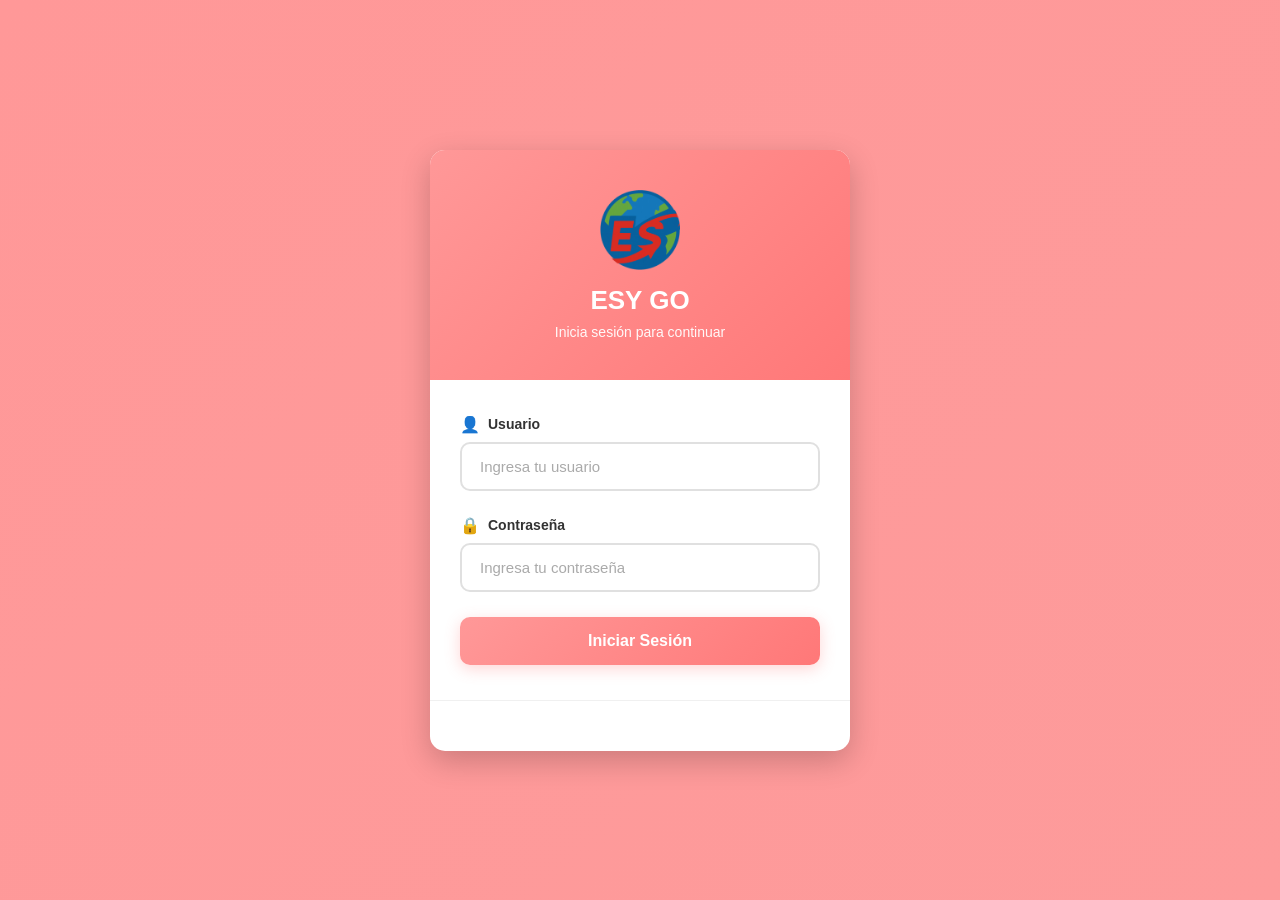
<file: index.html>
<!DOCTYPE html>
<html lang="es">
<head>
  <meta charset="UTF-8" />
  <meta name="viewport" content="width=device-width, initial-scale=1.0" />
  <title>Tablero de Pedidos</title>
  <link rel="stylesheet" href="css/style.css" />
  <link rel="stylesheet" href="css/tablero.css" />
</head>
<body>
  <div class="tablero-container">
    <aside class="sidebar">
        <div class="sidebar-logo">
    <img src="img/ESlogo.png" alt="Logo" />
  </div>
      
      <!-- Sección de notificaciones (arriba) -->
      <div class="sidebar-notifications">
        <button class="sidebar-btn notification-btn" id="btn-notificaciones" onclick="toggleNotificaciones()">
          🔔
          <span class="notification-badge" id="notification-count" style="display: none;">0</span>
        </button>
      </div>
      
      <!-- Botones principales (centrados) -->
      <div class="sidebar-main-buttons">
        <button class="sidebar-btn active">🏠 Tablero</button>
        <button class="sidebar-btn" onclick="window.location.href='pedidos.html'">📝 Nuevo Pedido</button>
        <button class="sidebar-btn" onclick="window.location.href='archivados.html'">📚 Archivados</button>
        
        <!-- Botón WhatsApp centrado -->
        <button class="sidebar-btn whatsapp-btn" onclick="window.open('https://web.whatsapp.com', '_blank')">
          💬 Chat
        </button>
      </div>
      
      <!-- Sección de administrador (abajo) -->
      <div class="sidebar-admin-section">
        <span class="sidebar-admin-label">Admin</span>
        <button class="sidebar-btn admin-btn" onclick="window.location.href='registro.html'">👥 Empleados</button>
      </div>
    </aside>

    <main class="kanban">
      
      <h1>ESY GO</h1>
      <p class="subtitle">Tablero de pedidos Kanban</p>

      <div class="kanban-board">
        <div class="kanban-column" id="col-recibido">
          <h3>Recibido</h3>
          <div class="kanban-cards"></div>
        </div>

        <div class="kanban-column" id="col-preparado">
          <h3>Preparado</h3>
          <div class="kanban-cards"></div>
        </div>

        <div class="kanban-column" id="col-enruta">
          <h3>En ruta</h3>
          <div class="kanban-cards"></div>
        </div>

        <div class="kanban-column" id="col-completado">
          <h3>Completado</h3>
          <div class="kanban-cards"></div>
        </div>

        <div class="kanban-column" id="col-problemas">
          <h3>Problemas</h3>
          <div class="kanban-cards"></div>
        </div>
      </div>
    </main>
  </div>

  <!-- Modal para ver detalles completos del pedido -->
  <div class="modal-overlay" id="modalPedido">
    <div class="modal-content">
      <div class="modal-header">
        <h2 id="modalTitulo">Detalles del Pedido</h2>
        <button class="modal-close" onclick="cerrarModal()">&times;</button>
      </div>
      <div class="modal-body" id="modalBody">
        <p>Cargando...</p>
      </div>
      <div class="modal-footer">
        <button class="btn-secondary" onclick="cerrarModal()">Cerrar</button>
        <button class="btn-primary" onclick="editarPedido()">Editar Pedido</button>
      </div>
    </div>
  </div>

<!-- Panel de notificaciones (flotante) -->
  <div class="notifications-panel" id="notificationsPanel">
    <div class="notifications-header">
      <h3>🔔 Notificaciones</h3>
      <button class="btn-clear-notifications" onclick="limpiarNotificaciones()">🗑️ Limpiar</button>
    </div>
    <div class="notifications-body" id="notificationsBody">
      <p class="loading-notifications">Cargando...</p>
    </div>
  </div>

  <script src="js/auth.js"></script>
  <script src="js/notificaciones.js"></script>
  <script src="js/tablero.js"></script>
</body>
</html>
</file>
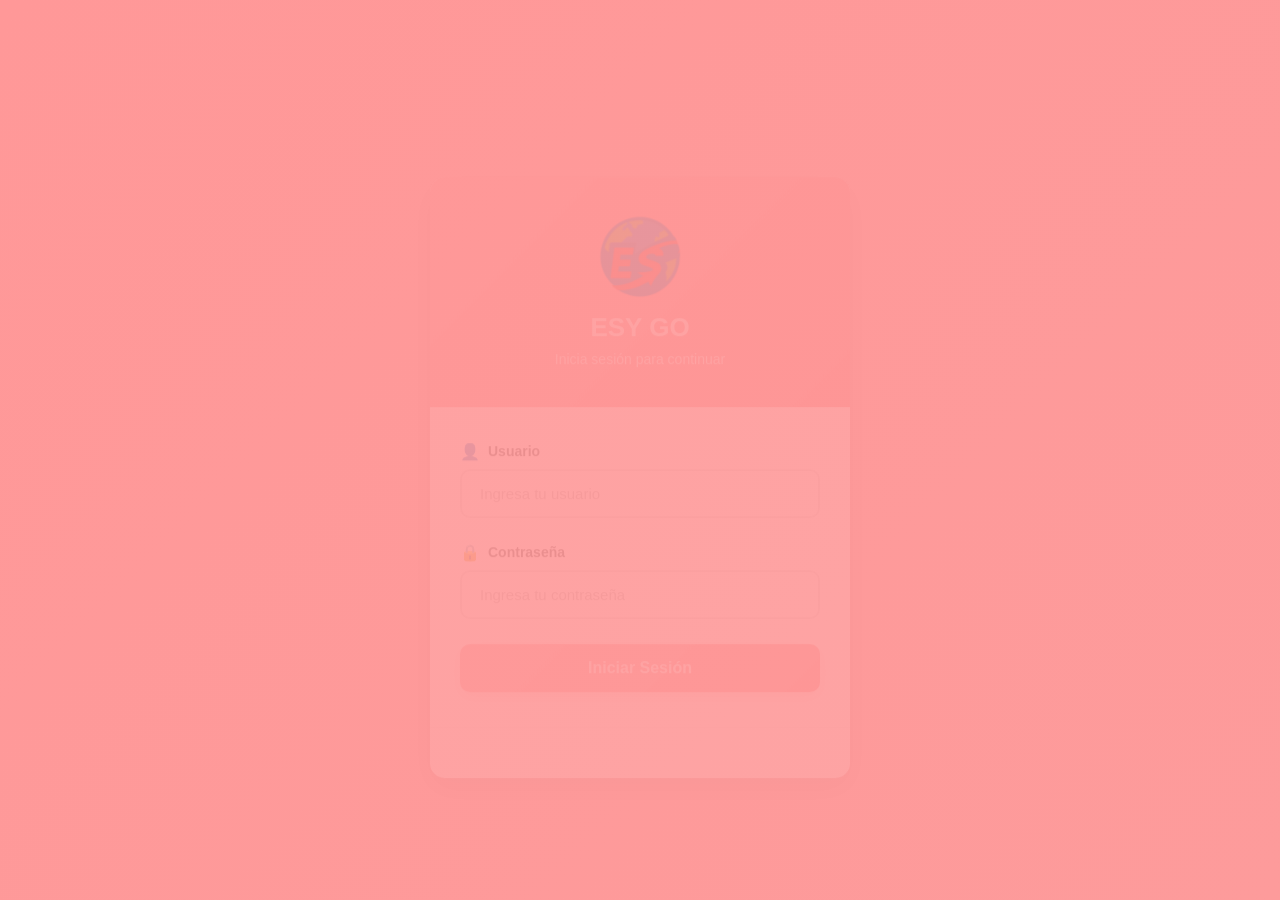
<file: sistemareparto/index.html>
<!DOCTYPE html>
<html lang="es">
<head>
  <meta charset="UTF-8" />
  <meta name="viewport" content="width=device-width, initial-scale=1.0" />
  <title>Tablero de Pedidos</title>
  <link rel="stylesheet" href="css/style.css" />
  <link rel="stylesheet" href="css/tablero.css" />
</head>
<body>
  <div class="tablero-container">
    <aside class="sidebar">
        <div class="sidebar-logo">
    <img src="img/ESlogo.png" alt="Logo" />
  </div>
      
      <!-- Sección de notificaciones (arriba) -->
      <div class="sidebar-notifications">
        <button class="sidebar-btn notification-btn" id="btn-notificaciones" onclick="toggleNotificaciones()">
          🔔
          <span class="notification-badge" id="notification-count" style="display: none;">0</span>
        </button>
      </div>
      
      <!-- Botones principales (centrados) -->
      <div class="sidebar-main-buttons">
        <button class="sidebar-btn active">🏠 Tablero</button>
        <button class="sidebar-btn" onclick="window.location.href='pedidos.html'">📝 Nuevo Pedido</button>
        <button class="sidebar-btn" onclick="window.location.href='archivados.html'">📚 Archivados</button>
        
        <!-- Botón WhatsApp centrado -->
        <button class="sidebar-btn whatsapp-btn" onclick="window.open('https://web.whatsapp.com', '_blank')">
          💬 Chat
        </button>
      </div>
      
      <!-- Sección de administrador (abajo) -->
      <div class="sidebar-admin-section">
        <span class="sidebar-admin-label">Admin</span>
        <button class="sidebar-btn admin-btn" onclick="window.location.href='registro.html'">👥 Empleados</button>
      </div>
    </aside>

    <main class="kanban">
      
      <h1>ESY GO</h1>
      <p class="subtitle">Tablero de pedidos Kanban</p>

      <div class="kanban-board">
        <div class="kanban-column" id="col-recibido">
          <h3>Recibido</h3>
          <div class="kanban-cards"></div>
        </div>

        <div class="kanban-column" id="col-preparado">
          <h3>Preparado</h3>
          <div class="kanban-cards"></div>
        </div>

        <div class="kanban-column" id="col-enruta">
          <h3>En ruta</h3>
          <div class="kanban-cards"></div>
        </div>

        <div class="kanban-column" id="col-completado">
          <h3>Completado</h3>
          <div class="kanban-cards"></div>
        </div>

        <div class="kanban-column" id="col-problemas">
          <h3>Problemas</h3>
          <div class="kanban-cards"></div>
        </div>
      </div>
    </main>
  </div>

  <!-- Modal para ver detalles completos del pedido -->
  <div class="modal-overlay" id="modalPedido">
    <div class="modal-content">
      <div class="modal-header">
        <h2 id="modalTitulo">Detalles del Pedido</h2>
        <button class="modal-close" onclick="cerrarModal()">&times;</button>
      </div>
      <div class="modal-body" id="modalBody">
        <p>Cargando...</p>
      </div>
      <div class="modal-footer">
        <button class="btn-secondary" onclick="cerrarModal()">Cerrar</button>
        <button class="btn-primary" onclick="editarPedido()">Editar Pedido</button>
      </div>
    </div>
  </div>

<!-- Panel de notificaciones (flotante) -->
  <div class="notifications-panel" id="notificationsPanel">
    <div class="notifications-header">
      <h3>🔔 Notificaciones</h3>
      <button class="btn-clear-notifications" onclick="limpiarNotificaciones()">🗑️ Limpiar</button>
    </div>
    <div class="notifications-body" id="notificationsBody">
      <p class="loading-notifications">Cargando...</p>
    </div>
  </div>

  <script src="js/auth.js"></script>
  <script src="js/notificaciones.js"></script>
  <script src="js/tablero.js"></script>
</body>
</html>
</file>
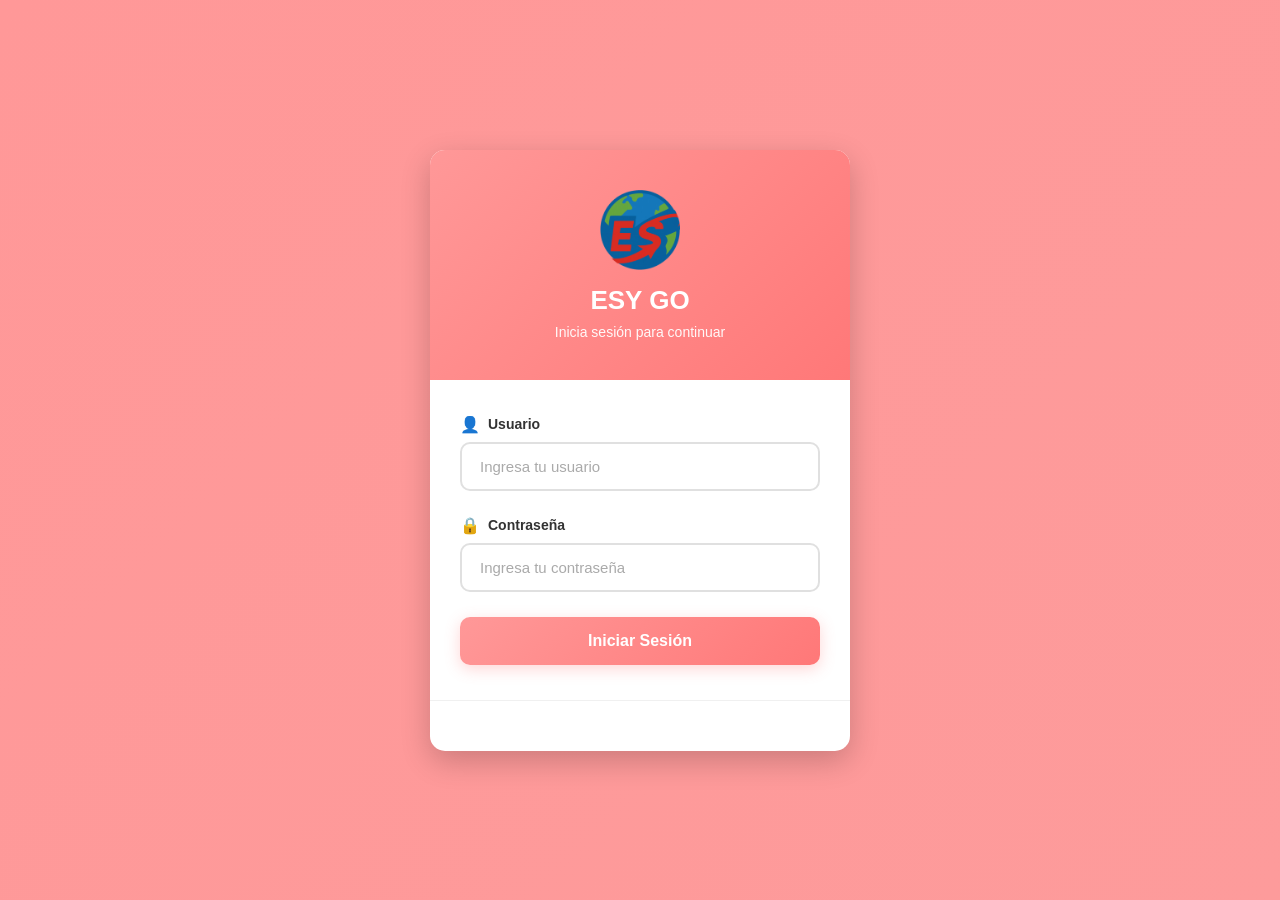
<file: archivados.html>
<!DOCTYPE html>
<html lang="es">
<head>
  <meta charset="UTF-8" />
  <meta name="viewport" content="width=device-width, initial-scale=1.0" />
  <title>Pedidos Archivados</title>
  <link rel="stylesheet" href="css/style.css" />
  <link rel="stylesheet" href="css/archivados.css" />
</head>
<body>
  <div class="archivados-container">
    <aside class="sidebar">
      <div class="sidebar-logo">
    <img src="img/ESlogo.png" alt="Logo" />
  </div>
      
      <!-- Sección de notificaciones (arriba) -->
      <div class="sidebar-notifications">
        <button class="sidebar-btn notification-btn" id="btn-notificaciones" onclick="toggleNotificaciones()">
          🔔
          <span class="notification-badge" id="notification-count" style="display: none;">0</span>
        </button>
      </div>
      
      <!-- Botones principales (centrados) -->
      <div class="sidebar-main-buttons">
        <button class="sidebar-btn" onclick="window.location.href='index.html'">🏠 Tablero</button>
        <button class="sidebar-btn" onclick="window.location.href='pedidos.html'">📝 Nuevo Pedido</button>
        <button class="sidebar-btn active">📚 Archivados</button>
        
        <!-- Botón WhatsApp centrado -->
        <button class="sidebar-btn whatsapp-btn" onclick="window.open('https://web.whatsapp.com', '_blank')">
          💬 Chat
        </button>
      </div>
      
      <!-- Sección de administrador (abajo) -->
      <div class="sidebar-admin-section">
        <span class="sidebar-admin-label">Admin</span>
        <button class="sidebar-btn admin-btn" onclick="window.location.href='registro.html'">👥 Empleados</button>
      </div>
    </aside>

    <main class="content-main">
      <div class="header-section">
        <h1>ESY GO</h1>
        <p class="subtitle">📚 Pedidos Archivados</p>
        <div class="stats-container">
          <div class="stat-card">
            <span class="stat-number" id="total-archivados">0</span>
            <span class="stat-label">Total Archivados</span>
          </div>
          <div class="stat-card">
            <span class="stat-number" id="total-hoy">0</span>
            <span class="stat-label">Archivados Hoy</span>
          </div>
        </div>
      </div>

      <div class="filtros-container">
        <input type="text" id="buscar" class="input-buscar" placeholder="🔍 Buscar por ID, cliente o dirección...">
        <select id="filtro-fecha" class="select-filtro">
          <option value="todos">Todos los periodos</option>
          <option value="hoy">Hoy</option>
          <option value="semana">Esta semana</option>
          <option value="mes">Este mes</option>
        </select>
      </div>

      <div id="lista-archivados" class="lista-archivados">
        <p class="loading">Cargando pedidos archivados...</p>
      </div>
    </main>
  </div>

  <!-- Panel de notificaciones (flotante) -->
  <div class="notifications-panel" id="notificationsPanel">
    <div class="notifications-header">
      <h3>🔔 Notificaciones</h3>
      <button class="btn-clear-notifications" onclick="limpiarNotificaciones()">🗑️ Limpiar</button>
    </div>
    <div class="notifications-body" id="notificationsBody">
      <p class="loading-notifications">Cargando...</p>
    </div>
  </div>

  <script src="js/auth.js"></script>
  <script src="js/notificaciones.js"></script>
  <script src="js/archivados.js"></script>
</body>
</html>
</file>
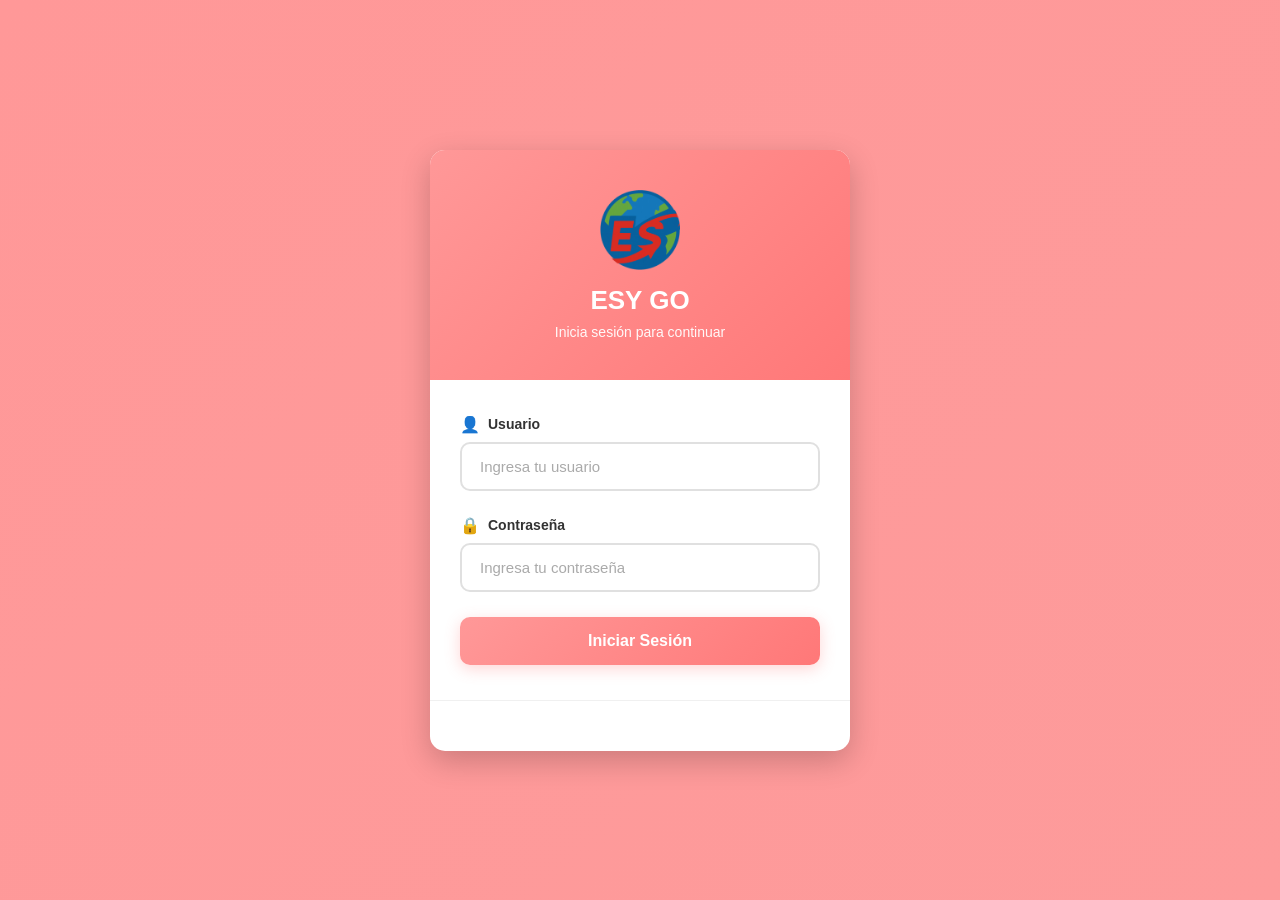
<file: login.html>
<!DOCTYPE html>
<html lang="es">
<head>
  <meta charset="UTF-8" />
  <meta name="viewport" content="width=device-width, initial-scale=1.0" />
  <title>Login - Sistema de Reparto</title>
  <link rel="stylesheet" href="css/login.css" />
</head>
<body>
  <div class="login-container">
    <div class="login-box">
      <div class="login-header">
        <div class="logo">
          <img src="img/ESlogo.png" alt="ESY GO Logo">
        </div>
        <h1>ESY GO</h1>
        <p>Inicia sesión para continuar</p>
      </div>

      <form id="loginForm" method="POST" action="php/login.php">
        <div class="form-group">
          <label for="username">
            <span class="icon">👤</span>
            Usuario
          </label>
          <input 
            type="text" 
            id="username" 
            name="username" 
            placeholder="Ingresa tu usuario" 
            required 
            autocomplete="username"
          >
        </div>

        <div class="form-group">
          <label for="password">
            <span class="icon">🔒</span>
            Contraseña
          </label>
          <input 
            type="password" 
            id="password" 
            name="password" 
            placeholder="Ingresa tu contraseña" 
            required
            autocomplete="current-password"
          >
        </div>

        <button type="submit" class="btn-login">
          Iniciar Sesión
        </button>
      </form>

      <div class="login-footer">
      </div>
    </div>
  </div>

  <script>
    // Verificar si hay un mensaje de error en la URL
    const urlParams = new URLSearchParams(window.location.search);
    const error = urlParams.get('error');
    
    if (error === 'invalid') {
      alert('❌ Usuario o contraseña incorrectos');
    } else if (error === 'session') {
      alert('⚠️ Tu sesión ha expirado. Por favor, inicia sesión nuevamente.');
    } else if (error === 'access') {
      alert('⛔ No tienes permisos para acceder a esa página');
    }

    // Manejar envío del formulario
    document.getElementById('loginForm').addEventListener('submit', function(e) {
      const username = document.getElementById('username').value.trim();
      const password = document.getElementById('password').value;

      if (!username || !password) {
        e.preventDefault();
        alert('⚠️ Por favor completa todos los campos');
      }
    });
  </script>
</body>
</html>
</file>
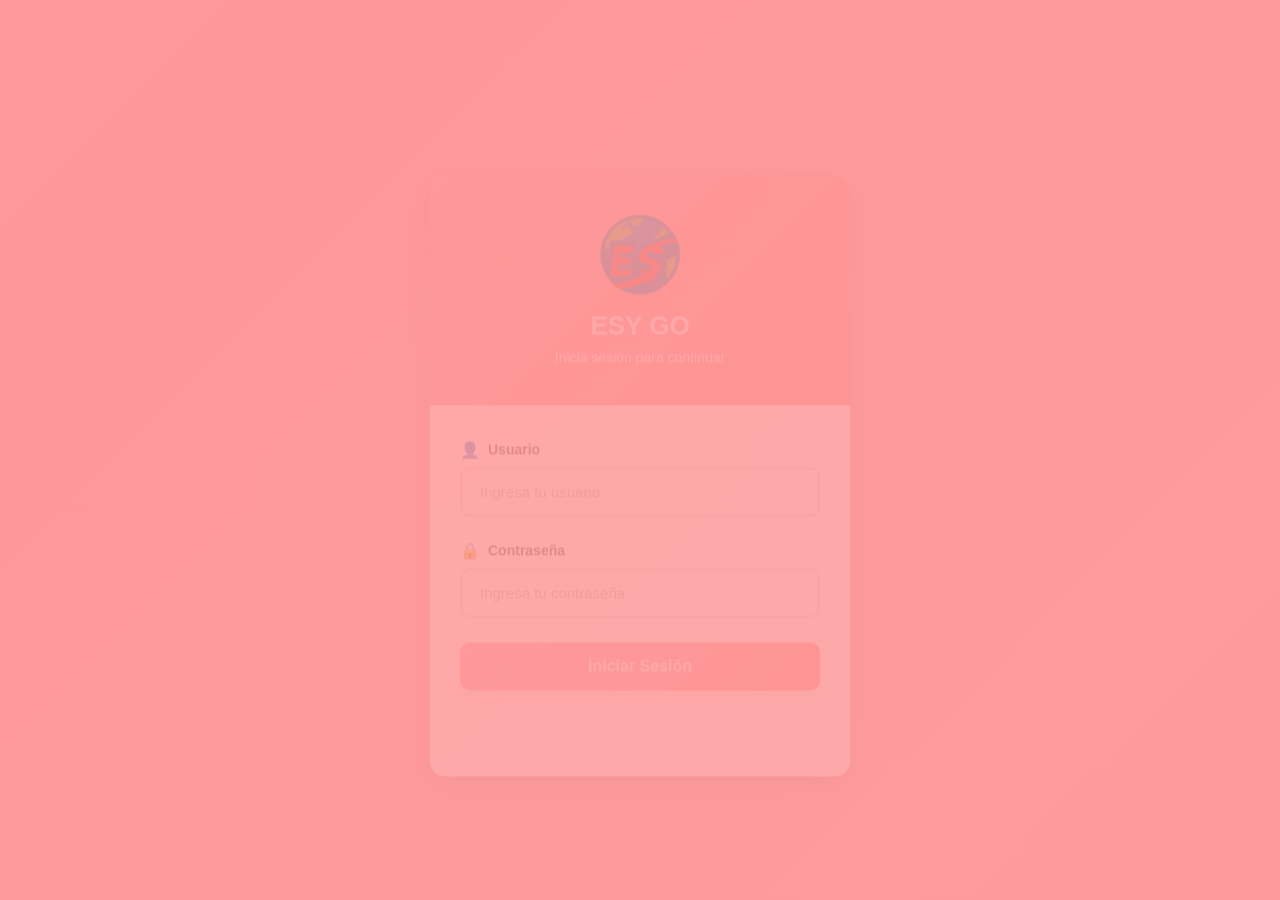
<file: pedidos.html>
<!DOCTYPE html>
<html lang="es">
<head>
  <meta charset="UTF-8" />
  <meta name="viewport" content="width=device-width, initial-scale=1.0" />
  <title>Registrar Pedido</title>
  <link rel="stylesheet" href="css/style.css">
  <link rel="stylesheet" href="css/pedidos.css">
</head>
<body>
  <div class="formulario-container">
    <aside class="sidebar">
      <div class="sidebar-logo">
    <img src="img/ESlogo.png" alt="Logo" />
  </div>
      
      <!-- Sección de notificaciones (arriba) -->
      <div class="sidebar-notifications">
        <button class="sidebar-btn notification-btn" id="btn-notificaciones" onclick="toggleNotificaciones()">
          🔔
          <span class="notification-badge" id="notification-count" style="display: none;">0</span>
        </button>
      </div>
      
      <!-- Botones principales (centrados) -->
      <div class="sidebar-main-buttons">
        <button class="sidebar-btn" onclick="window.location.href='index.html'">🏠 Tablero</button>
        <button class="sidebar-btn active">📝 Nuevo Pedido</button>
        <button class="sidebar-btn" onclick="window.location.href='archivados.html'">📚 Archivados</button>
        
        <!-- Botón WhatsApp centrado -->
        <button class="sidebar-btn whatsapp-btn" onclick="window.open('https://web.whatsapp.com', '_blank')">
          💬 Chat
        </button>
      </div>
      
      <!-- Sección de administrador (abajo) -->
      <div class="sidebar-admin-section">
        <span class="sidebar-admin-label">Admin</span>
        <button class="sidebar-btn admin-btn" onclick="window.location.href='registro.html'">👥 Empleados</button>
      </div>
    </aside>

    <main class="form-main">
      <h1>ESY GO</h1>
      <p class="subtitle">Registrar Nuevo Pedido</p>

      <form id="pedidoForm" action="php/registrarPedido.php" method="POST" class="pedido-form">
        <div class="form-grid">
          <div class="form-group-item">
            <label>ID del Pedido</label>
            <input type="text" name="id_pedido" placeholder="#ORD-XXXX" required>
          </div>

          <div class="form-group-item">
            <label>Nombre del Cliente</label>
            <input type="text" name="cliente" placeholder="Nombre completo" required>
          </div>

          <div class="form-group-item">
            <label>Dirección</label>
            <input type="text" name="direccion" required>
          </div>

          <div class="form-group-item">
            <label>Teléfono</label>
            <input type="text" name="telefono" required>
          </div>

          <div class="form-group-item">
            <label>Categoría</label>
            <input type="text" name="categoria" placeholder="Ej. Electrónica, Alimentos" required>
          </div>
          
          <div class="form-group-item">
            <label>Material del Producto</label>
            <select name="material" required>
              <option value="">Seleccionar material</option>
              <option value="Frágil">🔸 Frágil</option>
              <option value="Líquido">💧 Líquido</option>
              <option value="Perecedero">🥶 Perecedero</option>
              <option value="Electrónico">⚡ Electrónico</option>
              <option value="Textil">👕 Textil</option>
              <option value="Papel/Documentos">📄 Papel/Documentos</option>
              <option value="Plástico">♻️ Plástico</option>
              <option value="Metal">🔩 Metal</option>
              <option value="Madera">🪵 Madera</option>
              <option value="Otro">📦 Otro</option>
            </select>
          </div>

          <div class="form-group-item">
            <label>Peso (kg)</label>
            <input type="number" name="peso" min="0" step="0.1" required>
          </div>

          <div class="form-group-item">
            <label>Paquetes</label>
            <input type="number" name="paquetes" min="1" required>
          </div>
          
          <div class="form-group-item">
            <label>Distancia (km)</label>
            <input type="number" name="distancia" min="0" step="0.1" placeholder="Ej. 5.2" required>
          </div>

          <div class="form-group-item">
            <label>Prioridad</label>
            <select name="prioridad">
              <option value="Alta">🔴 Alta</option>
              <option value="Normal" selected>🟡 Normal</option>
              <option value="Baja">🟢 Baja</option>
            </select>
          </div>

          <div class="form-group-item">
            <label>Estado</label>
            <select id="estado" name="estado">
              <option value="Recibido" selected>📥 Recibido</option>
              <option value="Preparado">🧺 Preparado</option>
              <option value="En ruta">🚚 En ruta</option>
              <option value="Completado">✅ Completado</option>
              <option value="Problemas">⚠️ Problemas</option>
            </select>
          </div>
          
          <!-- AMBOS SELECTORES SIEMPRE VISIBLES -->
          <div class="form-group-item">
            <label>Personal de Almacén 🏭</label>
            <select name="id_almacen" id="select_almacen">
              <option value="">Sin asignar</option>
            </select>
          </div>
          
          <div class="form-group-item">
            <label>Repartidor 🚚</label>
            <select name="id_repartidor" id="select_repartidor">
              <option value="">Sin asignar</option>
            </select>
          </div>

          <div class="form-group-item full-width">
            <label>Notas o Comentarios</label>
            <textarea name="notas" rows="3"></textarea>
          </div>
        </div>

        <!-- Campos dinámicos -->
        <div id="extraCampos"></div>

        <button type="submit" class="btn-registrar">📦 Registrar Pedido</button>
      </form>
    </main>
  </div>

  <!-- Panel de notificaciones (flotante) -->
  <div class="notifications-panel" id="notificationsPanel">
    <div class="notifications-header">
      <h3>🔔 Notificaciones</h3>
      <button class="btn-clear-notifications" onclick="limpiarNotificaciones()">🗑️ Limpiar</button>
    </div>
    <div class="notifications-body" id="notificationsBody">
      <p class="loading-notifications">Cargando...</p>
    </div>
  </div>

  <script src="js/auth.js"></script>
  <script src="js/notificaciones.js"></script>
  <script src="js/pedidos.js"></script>
</body>
</html>
</file>
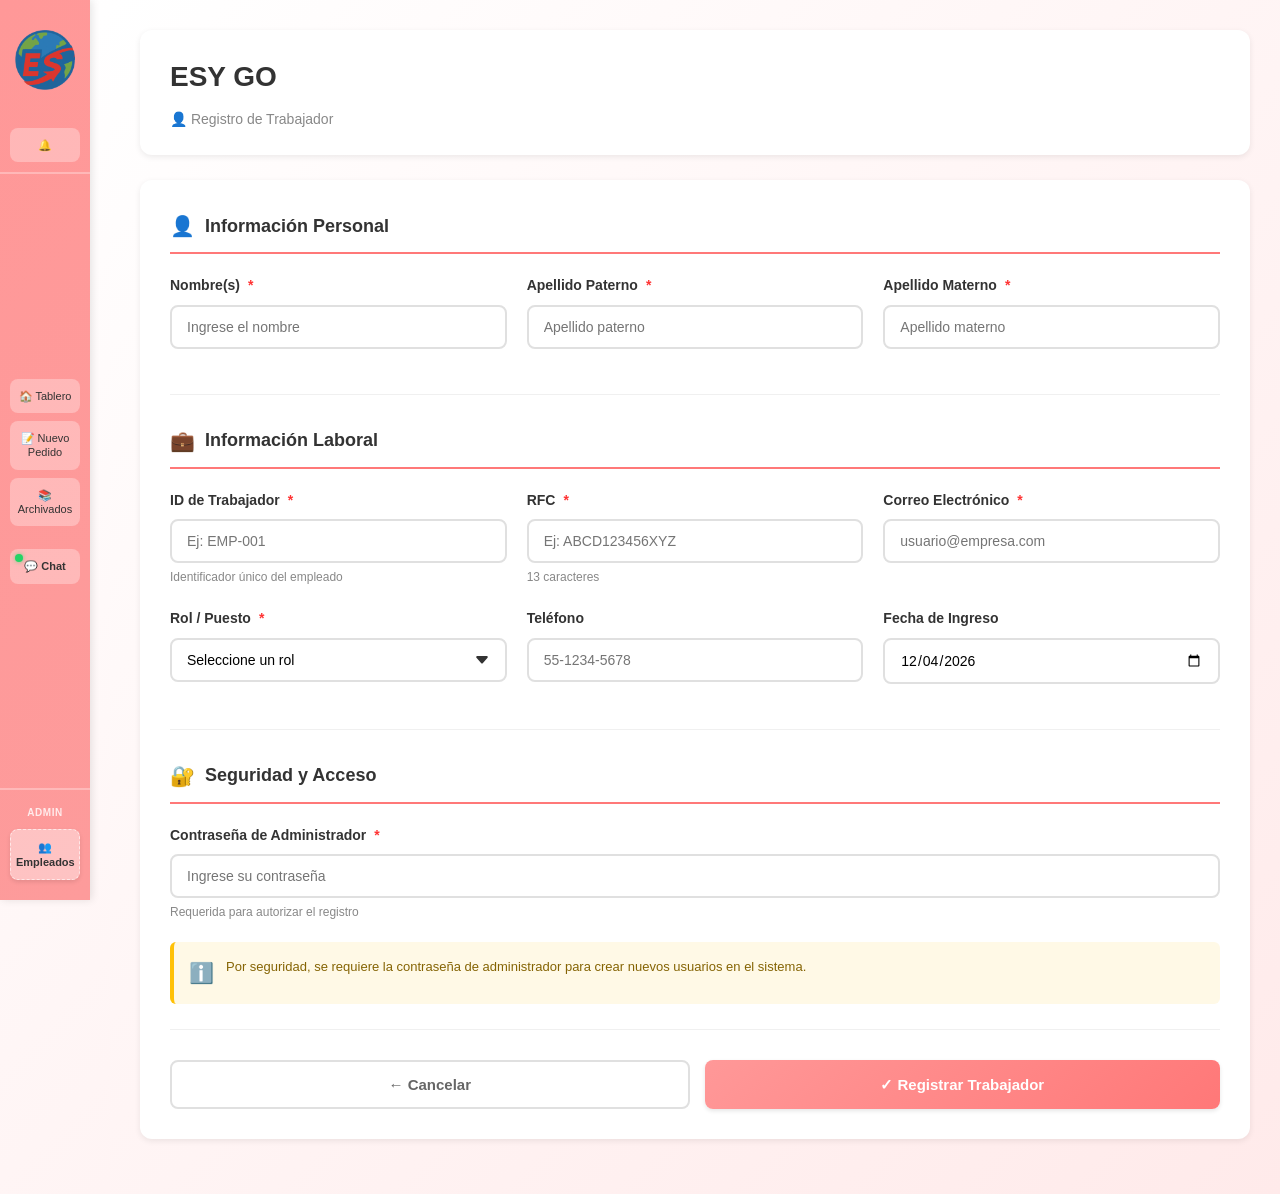
<file: registro.html>
<!DOCTYPE html>
<html lang="es">
<head>
  <meta charset="UTF-8" />
  <meta name="viewport" content="width=device-width, initial-scale=1.0" />
  <title>Registro de Trabajador</title>
  <link rel="stylesheet" href="css/style.css" />
  <link rel="stylesheet" href="css/registro.css" />
</head>
<body>
  <div class="registro-container">
    <aside class="sidebar">
      <div class="sidebar-logo">
    <img src="img/ESlogo.png" alt="Logo" />
  </div>
      
      <!-- Sección de notificaciones (arriba) -->
      <div class="sidebar-notifications">
        <button class="sidebar-btn notification-btn" id="btn-notificaciones" onclick="toggleNotificaciones()">
          🔔
          <span class="notification-badge" id="notification-count" style="display: none;">0</span>
        </button>
      </div>
      
      <!-- Botones principales (centrados) -->
      <div class="sidebar-main-buttons">
        <button class="sidebar-btn" onclick="window.location.href='index.html'">🏠 Tablero</button>
        <button class="sidebar-btn" onclick="window.location.href='pedidos.html'">📝 Nuevo Pedido</button>
        <button class="sidebar-btn" onclick="window.location.href='archivados.html'">📚 Archivados</button>
        
        <!-- Botón WhatsApp centrado -->
        <button class="sidebar-btn whatsapp-btn" onclick="window.open('https://web.whatsapp.com', '_blank')">
          💬 Chat
        </button>
      </div>
      
      <!-- Sección de administrador (abajo) -->
      <div class="sidebar-admin-section">
        <span class="sidebar-admin-label">Admin</span>
        <button class="sidebar-btn admin-btn active" onclick="window.location.href='registro.html'">👥 Empleados</button>
      </div>
    </aside>

    <main class="form-main">
      <div class="header-section">
        <h1>ESY GO</h1>
        <p class="subtitle">👤 Registro de Trabajador</p>
      </div>

      <div class="form-container">
        <form id="trabajadorForm" method="POST" class="trabajador-form">
          
          <!-- Sección: Información Personal -->
          <div class="form-section">
            <h2 class="section-title">
              <span class="section-icon">👤</span>
              Información Personal
            </h2>
            
            <div class="form-grid">
              <div class="form-group">
                <label class="required">Nombre(s)</label>
                <input type="text" name="nombre" id="nombre" placeholder="Ingrese el nombre" required>
                <span class="error-message" id="nombreError"></span>
              </div>
              
              <div class="form-group">
                <label class="required">Apellido Paterno</label>
                <input type="text" name="apellido_paterno" id="apellido_paterno" placeholder="Apellido paterno" required>
                <span class="error-message" id="apellidoPaternoError"></span>
              </div>
              
              <div class="form-group">
                <label class="required">Apellido Materno</label>
                <input type="text" name="apellido_materno" id="apellido_materno" placeholder="Apellido materno" required>
                <span class="error-message" id="apellidoMaternoError"></span>
              </div>
            </div>
          </div>

          <!-- Sección: Información Laboral -->
          <div class="form-section">
            <h2 class="section-title">
              <span class="section-icon">💼</span>
              Información Laboral
            </h2>
            
            <div class="form-grid">
              <div class="form-group">
                <label class="required">ID de Trabajador</label>
                <input type="text" name="id_trabajador" id="id_trabajador" placeholder="Ej: EMP-001" required>
                <span class="helper-text">Identificador único del empleado</span>
                <span class="error-message" id="idTrabajadorError"></span>
              </div>
              
              <div class="form-group">
                <label class="required">RFC</label>
                <input type="text" name="rfc" id="rfc" placeholder="Ej: ABCD123456XYZ" maxlength="13" required>
                <span class="helper-text">13 caracteres</span>
                <span class="error-message" id="rfcError"></span>
              </div>
              
              <div class="form-group">
                <label class="required">Correo Electrónico</label>
                <input type="email" name="email" id="email" placeholder="usuario@empresa.com" required>
                <span class="error-message" id="emailError"></span>
              </div>
            </div>

            <div class="form-grid">
              <div class="form-group">
                <label class="required">Rol / Puesto</label>
                <select name="rol" id="rol" required>
                  <option value="">Seleccione un rol</option>
                  <option value="Administrador">Administrador</option>
                  <option value="Supervisor">Supervisor</option>
                  <option value="Repartidor">Repartidor</option>
                  <option value="Almacén">Personal de Almacén</option>
                </select>
                <span class="error-message" id="rolError"></span>
              </div>

              <div class="form-group">
                <label>Teléfono</label>
                <input type="tel" name="telefono" id="telefono" placeholder="55-1234-5678">
              </div>

              <div class="form-group">
                <label>Fecha de Ingreso</label>
                <input type="date" name="fecha_ingreso" id="fecha_ingreso">
              </div>
            </div>
          </div>

          <!-- Sección: Seguridad -->
          <div class="form-section">
            <h2 class="section-title">
              <span class="section-icon">🔐</span>
              Seguridad y Acceso
            </h2>
            
            <div class="form-grid">
              <div class="form-group">
                <label class="required">Contraseña de Administrador</label>
                <input type="password" name="admin_password" id="admin_password" placeholder="Ingrese su contraseña" required>
                <span class="helper-text">Requerida para autorizar el registro</span>
                <span class="error-message" id="adminPasswordError"></span>
              </div>
            </div>

            <div class="info-box">
              <span class="info-icon">ℹ️</span>
              <p>Por seguridad, se requiere la contraseña de administrador para crear nuevos usuarios en el sistema.</p>
            </div>
          </div>

          <!-- Botones de acción -->
          <div class="form-actions">
            <button type="button" class="btn-secondary" onclick="window.location.href='index.html'">
              ← Cancelar
            </button>
            <button type="submit" class="btn-primary">
              ✓ Registrar Trabajador
            </button>
          </div>
        </form>
      </div>
    </main>
  </div>

  <!-- Panel de notificaciones (flotante) -->
  <div class="notifications-panel" id="notificationsPanel">
    <div class="notifications-header">
      <h3>🔔 Notificaciones</h3>
      <button class="btn-clear-notifications" onclick="limpiarNotificaciones()">🗑️ Limpiar</button>
    </div>
    <div class="notifications-body" id="notificationsBody">
      <p class="loading-notifications">Cargando...</p>
    </div>
  </div>

  <script src="js/notificaciones.js"></script>
  <script src="js/registro.js"></script>
</body>
</html>
</file>
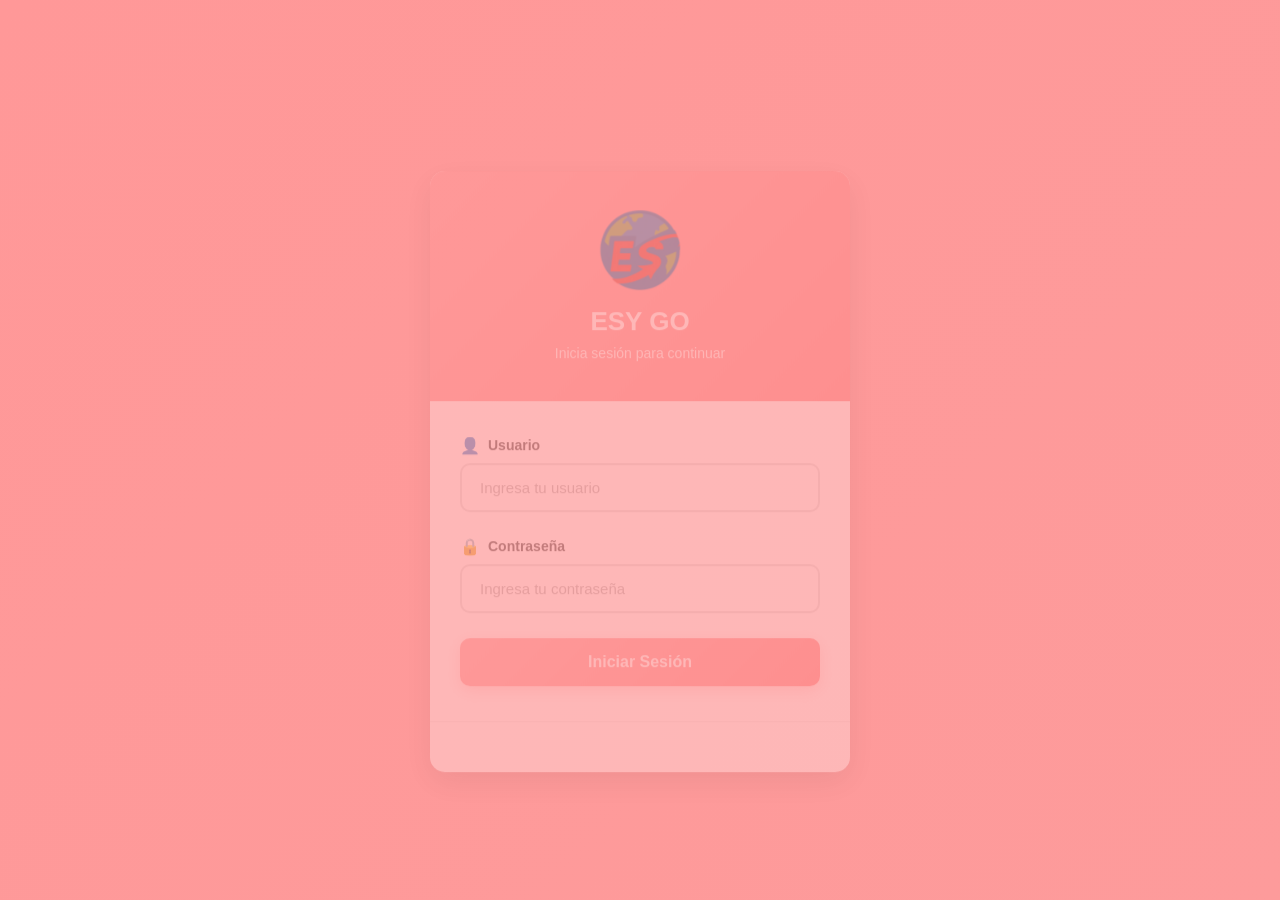
<file: sistemareparto/archivados.html>
<!DOCTYPE html>
<html lang="es">
<head>
  <meta charset="UTF-8" />
  <meta name="viewport" content="width=device-width, initial-scale=1.0" />
  <title>Pedidos Archivados</title>
  <link rel="stylesheet" href="css/style.css" />
  <link rel="stylesheet" href="css/archivados.css" />
</head>
<body>
  <div class="archivados-container">
    <aside class="sidebar">
      <div class="sidebar-logo">
    <img src="img/ESlogo.png" alt="Logo" />
  </div>
      
      <!-- Sección de notificaciones (arriba) -->
      <div class="sidebar-notifications">
        <button class="sidebar-btn notification-btn" id="btn-notificaciones" onclick="toggleNotificaciones()">
          🔔
          <span class="notification-badge" id="notification-count" style="display: none;">0</span>
        </button>
      </div>
      
      <!-- Botones principales (centrados) -->
      <div class="sidebar-main-buttons">
        <button class="sidebar-btn" onclick="window.location.href='index.html'">🏠 Tablero</button>
        <button class="sidebar-btn" onclick="window.location.href='pedidos.html'">📝 Nuevo Pedido</button>
        <button class="sidebar-btn active">📚 Archivados</button>
        
        <!-- Botón WhatsApp centrado -->
        <button class="sidebar-btn whatsapp-btn" onclick="window.open('https://web.whatsapp.com', '_blank')">
          💬 Chat
        </button>
      </div>
      
      <!-- Sección de administrador (abajo) -->
      <div class="sidebar-admin-section">
        <span class="sidebar-admin-label">Admin</span>
        <button class="sidebar-btn admin-btn" onclick="window.location.href='registro.html'">👥 Empleados</button>
      </div>
    </aside>

    <main class="content-main">
      <div class="header-section">
        <h1>ESY GO</h1>
        <p class="subtitle">📚 Pedidos Archivados</p>
        <div class="stats-container">
          <div class="stat-card">
            <span class="stat-number" id="total-archivados">0</span>
            <span class="stat-label">Total Archivados</span>
          </div>
          <div class="stat-card">
            <span class="stat-number" id="total-hoy">0</span>
            <span class="stat-label">Archivados Hoy</span>
          </div>
        </div>
      </div>

      <div class="filtros-container">
        <input type="text" id="buscar" class="input-buscar" placeholder="🔍 Buscar por ID, cliente o dirección...">
        <select id="filtro-fecha" class="select-filtro">
          <option value="todos">Todos los periodos</option>
          <option value="hoy">Hoy</option>
          <option value="semana">Esta semana</option>
          <option value="mes">Este mes</option>
        </select>
      </div>

      <div id="lista-archivados" class="lista-archivados">
        <p class="loading">Cargando pedidos archivados...</p>
      </div>
    </main>
  </div>

  <!-- Panel de notificaciones (flotante) -->
  <div class="notifications-panel" id="notificationsPanel">
    <div class="notifications-header">
      <h3>🔔 Notificaciones</h3>
      <button class="btn-clear-notifications" onclick="limpiarNotificaciones()">🗑️ Limpiar</button>
    </div>
    <div class="notifications-body" id="notificationsBody">
      <p class="loading-notifications">Cargando...</p>
    </div>
  </div>

  <script src="js/auth.js"></script>
  <script src="js/notificaciones.js"></script>
  <script src="js/archivados.js"></script>
</body>
</html>
</file>
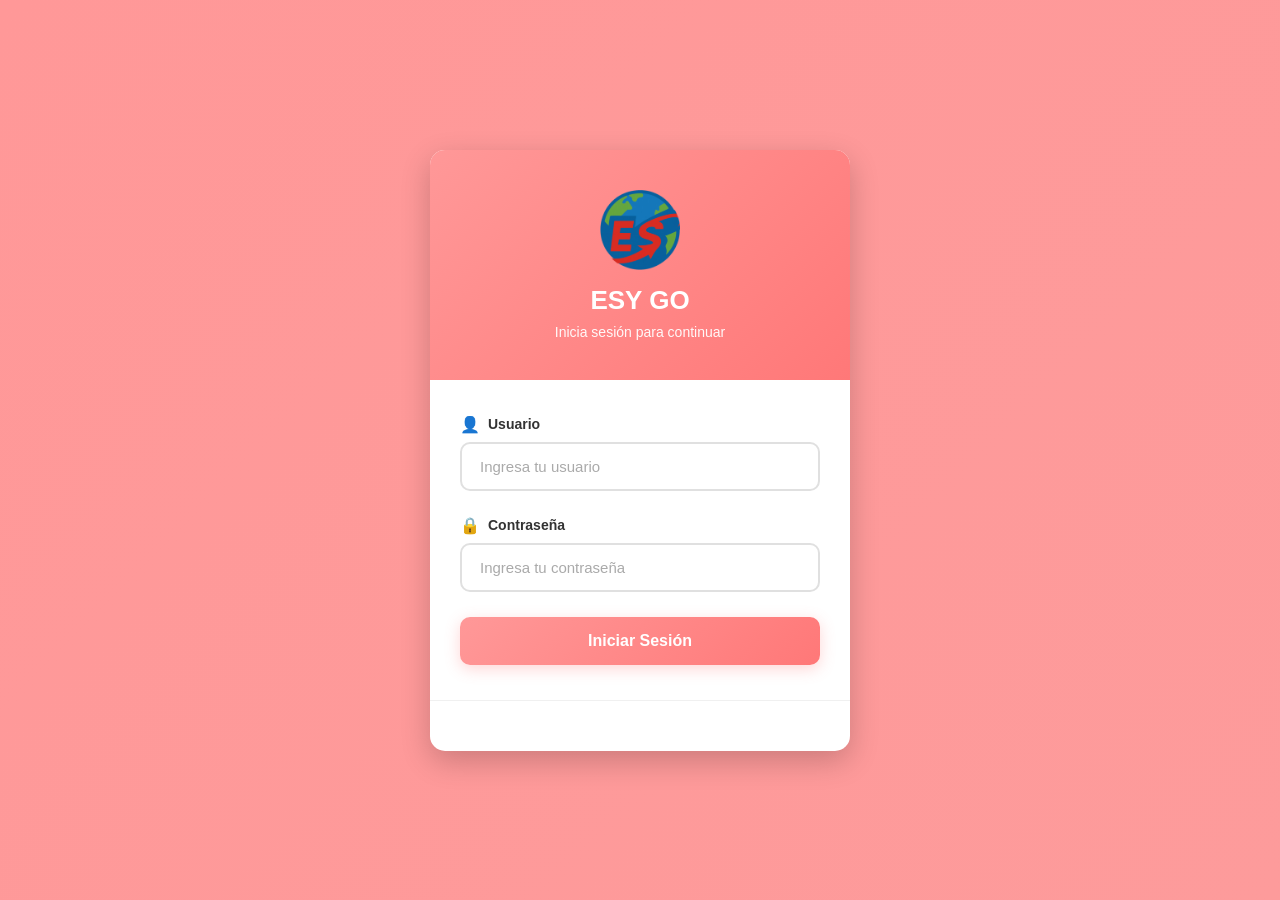
<file: sistemareparto/login.html>
<!DOCTYPE html>
<html lang="es">
<head>
  <meta charset="UTF-8" />
  <meta name="viewport" content="width=device-width, initial-scale=1.0" />
  <title>Login - Sistema de Reparto</title>
  <link rel="stylesheet" href="css/login.css" />
</head>
<body>
  <div class="login-container">
    <div class="login-box">
      <div class="login-header">
        <div class="logo">
          <img src="img/ESlogo.png" alt="ESY GO Logo">
        </div>
        <h1>ESY GO</h1>
        <p>Inicia sesión para continuar</p>
      </div>

      <form id="loginForm" method="POST" action="php/login.php">
        <div class="form-group">
          <label for="username">
            <span class="icon">👤</span>
            Usuario
          </label>
          <input 
            type="text" 
            id="username" 
            name="username" 
            placeholder="Ingresa tu usuario" 
            required 
            autocomplete="username"
          >
        </div>

        <div class="form-group">
          <label for="password">
            <span class="icon">🔒</span>
            Contraseña
          </label>
          <input 
            type="password" 
            id="password" 
            name="password" 
            placeholder="Ingresa tu contraseña" 
            required
            autocomplete="current-password"
          >
        </div>

        <button type="submit" class="btn-login">
          Iniciar Sesión
        </button>
      </form>

      <div class="login-footer">
      </div>
    </div>
  </div>

  <script>
    // Verificar si hay un mensaje de error en la URL
    const urlParams = new URLSearchParams(window.location.search);
    const error = urlParams.get('error');
    
    if (error === 'invalid') {
      alert('❌ Usuario o contraseña incorrectos');
    } else if (error === 'session') {
      alert('⚠️ Tu sesión ha expirado. Por favor, inicia sesión nuevamente.');
    } else if (error === 'access') {
      alert('⛔ No tienes permisos para acceder a esa página');
    }

    // Manejar envío del formulario
    document.getElementById('loginForm').addEventListener('submit', function(e) {
      const username = document.getElementById('username').value.trim();
      const password = document.getElementById('password').value;

      if (!username || !password) {
        e.preventDefault();
        alert('⚠️ Por favor completa todos los campos');
      }
    });
  </script>
</body>
</html>
</file>
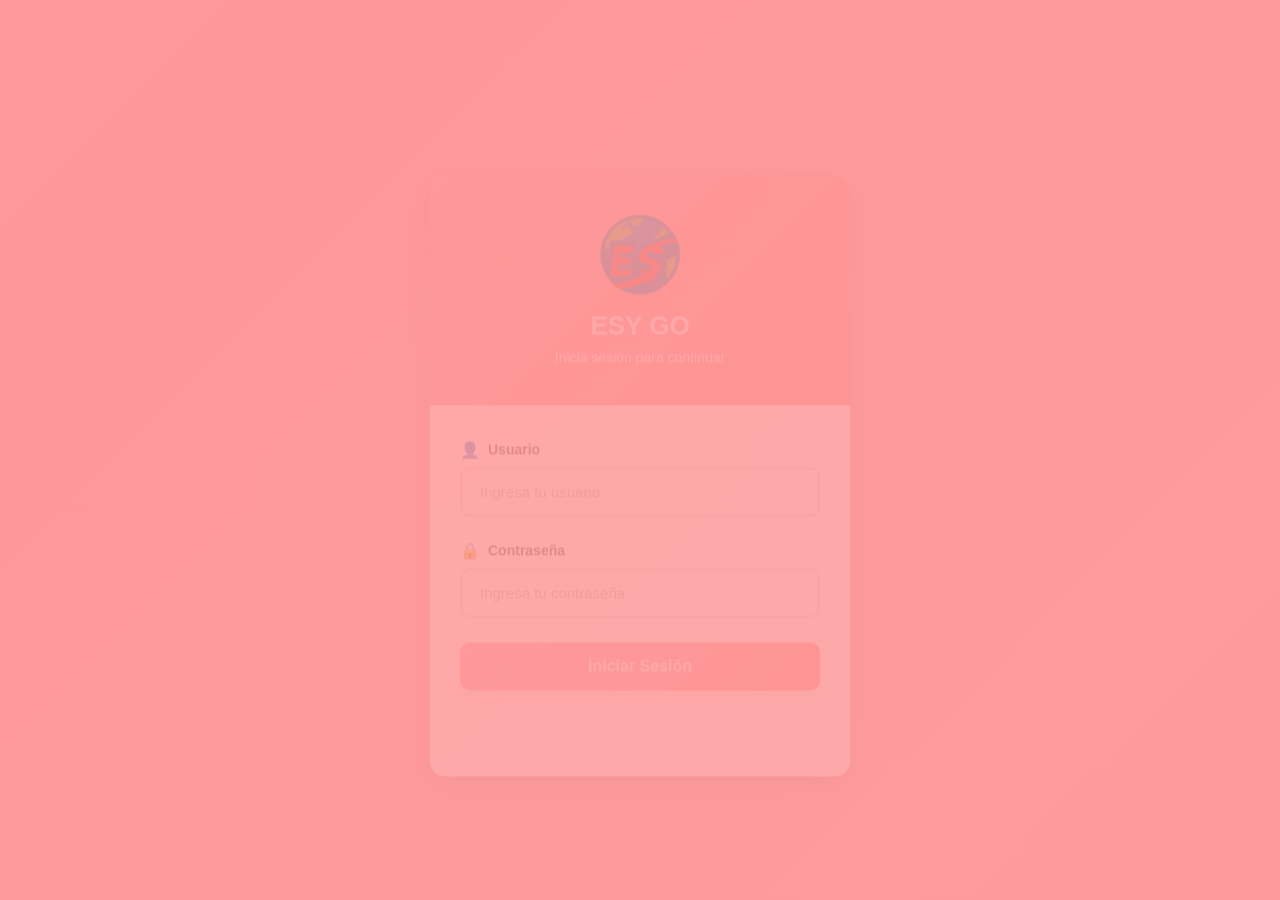
<file: sistemareparto/pedidos.html>
<!DOCTYPE html>
<html lang="es">
<head>
  <meta charset="UTF-8" />
  <meta name="viewport" content="width=device-width, initial-scale=1.0" />
  <title>Registrar Pedido</title>
  <link rel="stylesheet" href="css/style.css">
  <link rel="stylesheet" href="css/pedidos.css">
</head>
<body>
  <div class="formulario-container">
    <aside class="sidebar">
      <div class="sidebar-logo">
    <img src="img/ESlogo.png" alt="Logo" />
  </div>
      
      <!-- Sección de notificaciones (arriba) -->
      <div class="sidebar-notifications">
        <button class="sidebar-btn notification-btn" id="btn-notificaciones" onclick="toggleNotificaciones()">
          🔔
          <span class="notification-badge" id="notification-count" style="display: none;">0</span>
        </button>
      </div>
      
      <!-- Botones principales (centrados) -->
      <div class="sidebar-main-buttons">
        <button class="sidebar-btn" onclick="window.location.href='index.html'">🏠 Tablero</button>
        <button class="sidebar-btn active">📝 Nuevo Pedido</button>
        <button class="sidebar-btn" onclick="window.location.href='archivados.html'">📚 Archivados</button>
        
        <!-- Botón WhatsApp centrado -->
        <button class="sidebar-btn whatsapp-btn" onclick="window.open('https://web.whatsapp.com', '_blank')">
          💬 Chat
        </button>
      </div>
      
      <!-- Sección de administrador (abajo) -->
      <div class="sidebar-admin-section">
        <span class="sidebar-admin-label">Admin</span>
        <button class="sidebar-btn admin-btn" onclick="window.location.href='registro.html'">👥 Empleados</button>
      </div>
    </aside>

    <main class="form-main">
      <h1>ESY GO</h1>
      <p class="subtitle">Registrar Nuevo Pedido</p>

      <form id="pedidoForm" action="php/registrarPedido.php" method="POST" class="pedido-form">
        <div class="form-grid">
          <div class="form-group-item">
            <label>ID del Pedido</label>
            <input type="text" name="id_pedido" placeholder="#ORD-XXXX" required>
          </div>

          <div class="form-group-item">
            <label>Nombre del Cliente</label>
            <input type="text" name="cliente" placeholder="Nombre completo" required>
          </div>

          <div class="form-group-item">
            <label>Dirección</label>
            <input type="text" name="direccion" required>
          </div>

          <div class="form-group-item">
            <label>Teléfono</label>
            <input type="text" name="telefono" required>
          </div>

          <div class="form-group-item">
            <label>Categoría</label>
            <input type="text" name="categoria" placeholder="Ej. Electrónica, Alimentos" required>
          </div>
          
          <div class="form-group-item">
            <label>Material del Producto</label>
            <select name="material" required>
              <option value="">Seleccionar material</option>
              <option value="Frágil">🔸 Frágil</option>
              <option value="Líquido">💧 Líquido</option>
              <option value="Perecedero">🥶 Perecedero</option>
              <option value="Electrónico">⚡ Electrónico</option>
              <option value="Textil">👕 Textil</option>
              <option value="Papel/Documentos">📄 Papel/Documentos</option>
              <option value="Plástico">♻️ Plástico</option>
              <option value="Metal">🔩 Metal</option>
              <option value="Madera">🪵 Madera</option>
              <option value="Otro">📦 Otro</option>
            </select>
          </div>

          <div class="form-group-item">
            <label>Peso (kg)</label>
            <input type="number" name="peso" min="0" step="0.1" required>
          </div>

          <div class="form-group-item">
            <label>Paquetes</label>
            <input type="number" name="paquetes" min="1" required>
          </div>
          
          <div class="form-group-item">
            <label>Distancia (km)</label>
            <input type="number" name="distancia" min="0" step="0.1" placeholder="Ej. 5.2" required>
          </div>

          <div class="form-group-item">
            <label>Prioridad</label>
            <select name="prioridad">
              <option value="Alta">🔴 Alta</option>
              <option value="Normal" selected>🟡 Normal</option>
              <option value="Baja">🟢 Baja</option>
            </select>
          </div>

          <div class="form-group-item">
            <label>Estado</label>
            <select id="estado" name="estado">
              <option value="Recibido" selected>📥 Recibido</option>
              <option value="Preparado">🧺 Preparado</option>
              <option value="En ruta">🚚 En ruta</option>
              <option value="Completado">✅ Completado</option>
              <option value="Problemas">⚠️ Problemas</option>
            </select>
          </div>
          
          <!-- AMBOS SELECTORES SIEMPRE VISIBLES -->
          <div class="form-group-item">
            <label>Personal de Almacén 🏭</label>
            <select name="id_almacen" id="select_almacen">
              <option value="">Sin asignar</option>
            </select>
          </div>
          
          <div class="form-group-item">
            <label>Repartidor 🚚</label>
            <select name="id_repartidor" id="select_repartidor">
              <option value="">Sin asignar</option>
            </select>
          </div>

          <div class="form-group-item full-width">
            <label>Notas o Comentarios</label>
            <textarea name="notas" rows="3"></textarea>
          </div>
        </div>

        <!-- Campos dinámicos -->
        <div id="extraCampos"></div>

        <button type="submit" class="btn-registrar">📦 Registrar Pedido</button>
      </form>
    </main>
  </div>

  <!-- Panel de notificaciones (flotante) -->
  <div class="notifications-panel" id="notificationsPanel">
    <div class="notifications-header">
      <h3>🔔 Notificaciones</h3>
      <button class="btn-clear-notifications" onclick="limpiarNotificaciones()">🗑️ Limpiar</button>
    </div>
    <div class="notifications-body" id="notificationsBody">
      <p class="loading-notifications">Cargando...</p>
    </div>
  </div>

  <script src="js/auth.js"></script>
  <script src="js/notificaciones.js"></script>
  <script src="js/pedidos.js"></script>
</body>
</html>
</file>
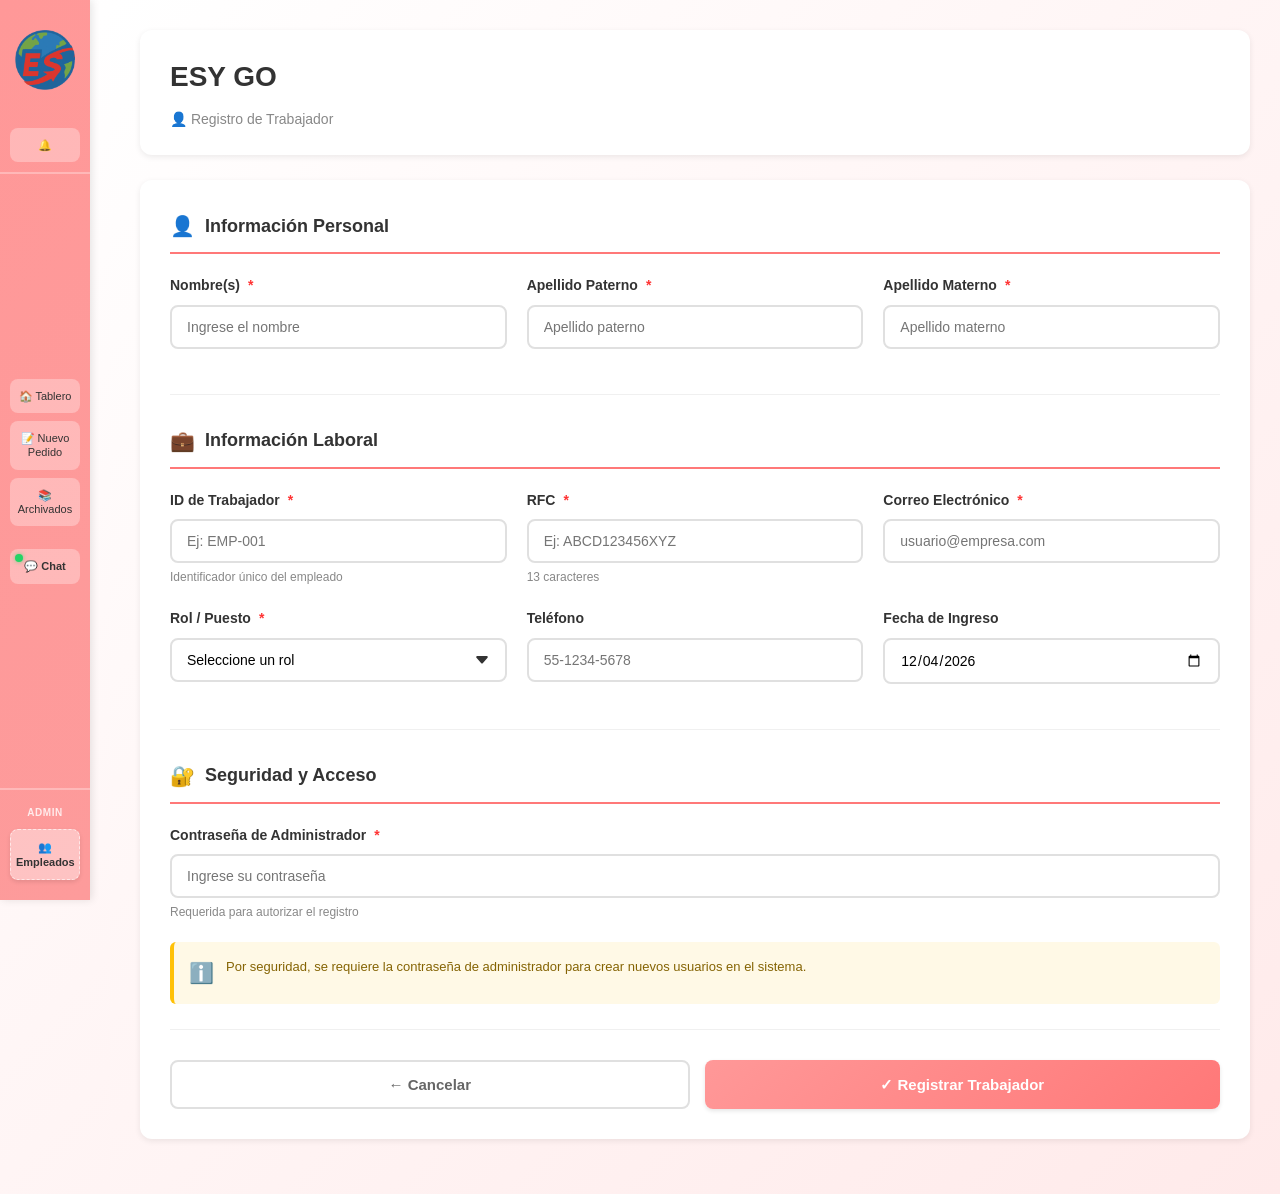
<file: sistemareparto/registro.html>
<!DOCTYPE html>
<html lang="es">
<head>
  <meta charset="UTF-8" />
  <meta name="viewport" content="width=device-width, initial-scale=1.0" />
  <title>Registro de Trabajador</title>
  <link rel="stylesheet" href="css/style.css" />
  <link rel="stylesheet" href="css/registro.css" />
</head>
<body>
  <div class="registro-container">
    <aside class="sidebar">
      <div class="sidebar-logo">
    <img src="img/ESlogo.png" alt="Logo" />
  </div>
      
      <!-- Sección de notificaciones (arriba) -->
      <div class="sidebar-notifications">
        <button class="sidebar-btn notification-btn" id="btn-notificaciones" onclick="toggleNotificaciones()">
          🔔
          <span class="notification-badge" id="notification-count" style="display: none;">0</span>
        </button>
      </div>
      
      <!-- Botones principales (centrados) -->
      <div class="sidebar-main-buttons">
        <button class="sidebar-btn" onclick="window.location.href='index.html'">🏠 Tablero</button>
        <button class="sidebar-btn" onclick="window.location.href='pedidos.html'">📝 Nuevo Pedido</button>
        <button class="sidebar-btn" onclick="window.location.href='archivados.html'">📚 Archivados</button>
        
        <!-- Botón WhatsApp centrado -->
        <button class="sidebar-btn whatsapp-btn" onclick="window.open('https://web.whatsapp.com', '_blank')">
          💬 Chat
        </button>
      </div>
      
      <!-- Sección de administrador (abajo) -->
      <div class="sidebar-admin-section">
        <span class="sidebar-admin-label">Admin</span>
        <button class="sidebar-btn admin-btn active" onclick="window.location.href='registro.html'">👥 Empleados</button>
      </div>
    </aside>

    <main class="form-main">
      <div class="header-section">
        <h1>ESY GO</h1>
        <p class="subtitle">👤 Registro de Trabajador</p>
      </div>

      <div class="form-container">
        <form id="trabajadorForm" method="POST" class="trabajador-form">
          
          <!-- Sección: Información Personal -->
          <div class="form-section">
            <h2 class="section-title">
              <span class="section-icon">👤</span>
              Información Personal
            </h2>
            
            <div class="form-grid">
              <div class="form-group">
                <label class="required">Nombre(s)</label>
                <input type="text" name="nombre" id="nombre" placeholder="Ingrese el nombre" required>
                <span class="error-message" id="nombreError"></span>
              </div>
              
              <div class="form-group">
                <label class="required">Apellido Paterno</label>
                <input type="text" name="apellido_paterno" id="apellido_paterno" placeholder="Apellido paterno" required>
                <span class="error-message" id="apellidoPaternoError"></span>
              </div>
              
              <div class="form-group">
                <label class="required">Apellido Materno</label>
                <input type="text" name="apellido_materno" id="apellido_materno" placeholder="Apellido materno" required>
                <span class="error-message" id="apellidoMaternoError"></span>
              </div>
            </div>
          </div>

          <!-- Sección: Información Laboral -->
          <div class="form-section">
            <h2 class="section-title">
              <span class="section-icon">💼</span>
              Información Laboral
            </h2>
            
            <div class="form-grid">
              <div class="form-group">
                <label class="required">ID de Trabajador</label>
                <input type="text" name="id_trabajador" id="id_trabajador" placeholder="Ej: EMP-001" required>
                <span class="helper-text">Identificador único del empleado</span>
                <span class="error-message" id="idTrabajadorError"></span>
              </div>
              
              <div class="form-group">
                <label class="required">RFC</label>
                <input type="text" name="rfc" id="rfc" placeholder="Ej: ABCD123456XYZ" maxlength="13" required>
                <span class="helper-text">13 caracteres</span>
                <span class="error-message" id="rfcError"></span>
              </div>
              
              <div class="form-group">
                <label class="required">Correo Electrónico</label>
                <input type="email" name="email" id="email" placeholder="usuario@empresa.com" required>
                <span class="error-message" id="emailError"></span>
              </div>
            </div>

            <div class="form-grid">
              <div class="form-group">
                <label class="required">Rol / Puesto</label>
                <select name="rol" id="rol" required>
                  <option value="">Seleccione un rol</option>
                  <option value="Administrador">Administrador</option>
                  <option value="Supervisor">Supervisor</option>
                  <option value="Repartidor">Repartidor</option>
                  <option value="Almacén">Personal de Almacén</option>
                </select>
                <span class="error-message" id="rolError"></span>
              </div>

              <div class="form-group">
                <label>Teléfono</label>
                <input type="tel" name="telefono" id="telefono" placeholder="55-1234-5678">
              </div>

              <div class="form-group">
                <label>Fecha de Ingreso</label>
                <input type="date" name="fecha_ingreso" id="fecha_ingreso">
              </div>
            </div>
          </div>

          <!-- Sección: Seguridad -->
          <div class="form-section">
            <h2 class="section-title">
              <span class="section-icon">🔐</span>
              Seguridad y Acceso
            </h2>
            
            <div class="form-grid">
              <div class="form-group">
                <label class="required">Contraseña de Administrador</label>
                <input type="password" name="admin_password" id="admin_password" placeholder="Ingrese su contraseña" required>
                <span class="helper-text">Requerida para autorizar el registro</span>
                <span class="error-message" id="adminPasswordError"></span>
              </div>
            </div>

            <div class="info-box">
              <span class="info-icon">ℹ️</span>
              <p>Por seguridad, se requiere la contraseña de administrador para crear nuevos usuarios en el sistema.</p>
            </div>
          </div>

          <!-- Botones de acción -->
          <div class="form-actions">
            <button type="button" class="btn-secondary" onclick="window.location.href='index.html'">
              ← Cancelar
            </button>
            <button type="submit" class="btn-primary">
              ✓ Registrar Trabajador
            </button>
          </div>
        </form>
      </div>
    </main>
  </div>

  <!-- Panel de notificaciones (flotante) -->
  <div class="notifications-panel" id="notificationsPanel">
    <div class="notifications-header">
      <h3>🔔 Notificaciones</h3>
      <button class="btn-clear-notifications" onclick="limpiarNotificaciones()">🗑️ Limpiar</button>
    </div>
    <div class="notifications-body" id="notificationsBody">
      <p class="loading-notifications">Cargando...</p>
    </div>
  </div>

  <script src="js/notificaciones.js"></script>
  <script src="js/registro.js"></script>
</body>
</html>
</file>
<file: css/style.css>
/* ===================================
   SISTEMA DE REPARTO - ESTILOS GLOBALES
   =================================== */

/* === RESET Y GENERALES === */
* {
  margin: 0;
  padding: 0;
  box-sizing: border-box;
}

body {
  font-family: 'Segoe UI', Tahoma, Geneva, Verdana, sans-serif;
  background: linear-gradient(135deg, #ffffff 0%, #ffeaea 100%);
  color: #333;
  line-height: 1.6;
}

h1, h2, h3, h4, h5, h6 {
  font-weight: 600;
}

/* === BARRA LATERAL (SIDEBAR) === */
.sidebar {
  position: fixed;
  left: 0;
  top: 0;
  width: 90px;
  height: 100vh;
  background: linear-gradient(135deg, #ff9898 0%, #fd9b9b 100%);
  display: flex;
  flex-direction: column;
  align-items: center;
  padding: 20px 0;
  box-shadow: 2px 0 8px rgba(0, 0, 0, 0.1);
  z-index: 100;
}

.sidebar h2 {
  font-size: 14px;
  margin-bottom: 20px;
  color: #fff;
  text-align: center;
  padding: 0 5px;
  line-height: 1.3;
}

/* Contenedor para botones principales (centrados) */
.sidebar-main-buttons {
  display: flex;
  flex-direction: column;
  gap: 8px;
  flex: 1;
  justify-content: center;
  align-items: center;
}

/* Contenedor para botón de admin (abajo) */
.sidebar-admin-section {
  margin-top: auto;
  padding-top: 15px;
  border-top: 2px solid rgba(255, 255, 255, 0.3);
  width: 100%;
  display: flex;
  flex-direction: column;
  align-items: center;
}

.sidebar-admin-label {
  font-size: 10px;
  color: rgba(255, 255, 255, 0.8);
  margin-bottom: 8px;
  text-transform: uppercase;
  letter-spacing: 0.5px;
  font-weight: 600;
}

.sidebar-btn {
  width: 70px;
  padding: 10px 5px;
  margin: 0;
  background: rgba(255, 255, 255, 0.3);
  border: none;
  border-radius: 8px;
  cursor: pointer;
  font-size: 11px;
  color: #333;
  transition: all 0.3s ease;
  text-align: center;
  font-weight: 500;
  line-height: 1.3;
}

.sidebar-btn:hover {
  background: rgba(255, 255, 255, 0.5);
  transform: scale(1.05);
}

.sidebar-btn.active {
  background: white;
  font-weight: bold;
  box-shadow: 0 2px 4px rgba(0,0,0,0.1);
}

.sidebar-btn.admin-btn {
  background: rgba(255, 255, 255, 0.4);
  border: 1px dashed rgba(255, 255, 255, 0.6);
}

.sidebar-btn.admin-btn:hover {
  background: rgba(255, 255, 255, 0.6);
  border-style: solid;
}

/* === BOTONES GENERALES === */
/* === NOTIFICACIONES === */
.sidebar-notifications {
  padding: 10px;
  border-bottom: 2px solid rgba(255, 255, 255, 0.3);
  width: 100%;
  display: flex;
  justify-content: center;
}

.notification-btn {
  position: relative;
  background: rgba(255, 255, 255, 0.3) !important; /* IGUAL QUE LOS DEMÁS */
}

.notification-btn:hover {
  background: rgba(255, 255, 255, 0.5) !important;
  transform: scale(1.05);
}

.notification-btn.active {
  background: white !important;
  font-weight: bold;
  box-shadow: 0 2px 4px rgba(0,0,0,0.1);
}

.notification-badge {
  position: absolute;
  top: 3px;
  right: 3px;
  background: #ff3333;
  color: white;
  border-radius: 50%;
  width: 18px;
  height: 18px;
  font-size: 10px;
  font-weight: bold;
  display: flex;
  align-items: center;
  justify-content: center;
  animation: pulse-badge 2s infinite;
  box-shadow: 0 2px 6px rgba(255, 51, 51, 0.5);
}

@keyframes pulse-badge {
  0%, 100% {
    transform: scale(1);
  }
  50% {
    transform: scale(1.15);
    box-shadow: 0 0 15px rgba(255, 51, 51, 0.8);
  }
}

/* === BOTÓN WHATSAPP === */
.whatsapp-btn {
  background: rgba(255, 255, 255, 0.3) !important; /* IGUAL QUE LOS DEMÁS */
  margin-top: 15px;
  font-weight: 600;
  transition: all 0.3s ease;
  position: relative;
}

.whatsapp-btn:hover {
  background: rgba(255, 255, 255, 0.5) !important;
  transform: scale(1.05);
}

.whatsapp-btn:active {
  transform: scale(0.95);
}

/* Opcional: Agregar un indicador verde pequeño para WhatsApp */
.whatsapp-btn::before {
  content: '';
  position: absolute;
  top: 5px;
  left: 5px;
  width: 8px;
  height: 8px;
  background: #25D366;
  border-radius: 50%;
  box-shadow: 0 0 4px rgba(37, 211, 102, 0.6);
}

/* === PANEL DE NOTIFICACIONES === */
.notifications-panel {
  position: fixed !important;
  top: 70px !important;
  right: 20px !important;
  width: 380px !important;
  max-height: 600px !important;
  background: white !important;
  border-radius: 12px !important;
  box-shadow: 0 10px 40px rgba(0, 0, 0, 0.3) !important;
  z-index: 9999 !important;
  display: none !important;
  flex-direction: column;
  overflow: hidden;
}

.notifications-panel.active {
  display: flex !important;
  animation: slideInNotifications 0.3s ease;
}

@keyframes slideInNotifications {
  from {
    opacity: 0;
    transform: translateY(-20px) scale(0.95);
  }
  to {
    opacity: 1;
    transform: translateY(0) scale(1);
  }
}

.notifications-header {
  background: linear-gradient(135deg, #ff9898 0%, #ff7878 100%);
  color: white;
  padding: 15px 20px;
  display: flex;
  justify-content: space-between;
  align-items: center;
  border-radius: 12px 12px 0 0;
}

.notifications-header h3 {
  margin: 0;
  font-size: 17px;
  font-weight: 600;
}

.btn-clear-notifications {
  background: rgba(255, 255, 255, 0.25);
  border: none;
  color: white;
  padding: 6px 12px;
  border-radius: 6px;
  font-size: 12px;
  font-weight: 600;
  cursor: pointer;
  transition: all 0.2s;
}

.btn-clear-notifications:hover {
  background: rgba(255, 255, 255, 0.35);
  transform: scale(1.05);
}

.btn-clear-notifications:active {
  transform: scale(0.95);
}

.notifications-body {
  flex: 1;
  overflow-y: auto;
  padding: 15px;
  max-height: 500px;
  background: #fafafa;
}

.notifications-body::-webkit-scrollbar {
  width: 8px;
}

.notifications-body::-webkit-scrollbar-thumb {
  background: #ffb1b1;
  border-radius: 4px;
}

.notification-item {
  background: white;
  border-left: 4px solid #ff7878;
  padding: 14px;
  margin-bottom: 12px;
  border-radius: 8px;
  cursor: pointer;
  transition: all 0.2s;
  box-shadow: 0 2px 4px rgba(0, 0, 0, 0.08);
}

.notification-item:hover {
  background: #fff6f6;
  transform: translateX(5px);
  box-shadow: 0 4px 8px rgba(0, 0, 0, 0.12);
}

.notification-item:active {
  transform: translateX(3px);
}

.notification-item.tipo-nuevo_pedido {
  border-left-color: #4CAF50;
}

.notification-item.tipo-nuevo_pedido:hover {
  background: #f1f8f4;
}

.notification-item.tipo-cambio_estado {
  border-left-color: #2196F3;
}

.notification-item.tipo-cambio_estado:hover {
  background: #f0f7ff;
}

.notification-item.leida {
  opacity: 0.6;
}

.notification-tipo {
  font-size: 10px;
  font-weight: 700;
  color: #666;
  text-transform: uppercase;
  letter-spacing: 0.5px;
  margin-bottom: 6px;
}

.notification-mensaje {
  font-size: 14px;
  color: #333;
  margin-bottom: 8px;
  line-height: 1.4;
  font-weight: 500;
}

.notification-fecha {
  font-size: 11px;
  color: #999;
  display: flex;
  align-items: center;
  gap: 4px;
}

.notification-fecha::before {
  content: '🕐';
  font-size: 10px;
}

.loading-notifications,
.no-notifications {
  text-align: center;
  padding: 60px 20px;
  color: #999;
  font-size: 14px;
}

.no-notifications {
  display: flex;
  flex-direction: column;
  align-items: center;
  gap: 10px;
}

.no-notifications::before {
  content: '🔕';
  font-size: 48px;
  opacity: 0.3;
}

/* === RESPONSIVE === */
@media (max-width: 768px) {
  body {
    font-size: 14px;
  }

  h1 {
    font-size: 24px;
  }
  
  /* Sidebar en móviles - arriba */
  .sidebar {
    width: 100%;
    height: auto;
    flex-direction: row;
    justify-content: space-between;
    padding: 10px 15px;
    top: 0;
    left: 0;
  }

  .sidebar h2 {
    display: none;
  }

  .sidebar-main-buttons {
    flex-direction: row;
    justify-content: center;
    gap: 5px;
    flex: 1;
  }

  .sidebar-admin-section {
    margin-top: 0;
    padding-top: 0;
    border-top: none;
    border-left: 2px solid rgba(255, 255, 255, 0.3);
    padding-left: 10px;
    margin-left: 10px;
    width: auto;
  }

  .sidebar-admin-label {
    display: none;
  }

  .sidebar-btn {
    width: auto;
    min-width: 60px;
    padding: 8px 10px;
    font-size: 10px;
    margin: 0;
  }
  
  /* Panel de notificaciones en móvil */
  .notifications-panel {
    width: calc(100vw - 40px) !important;
    right: 20px !important;
    left: 20px !important;
    top: 60px !important;
  }

/* === ANIMACIONES === */
@keyframes slideIn {
  from {
    opacity: 0;
    transform: translateX(100px);
  }
  to {
    opacity: 1;
    transform: translateX(0);
  }
}

@keyframes slideOut {
  from {
    opacity: 1;
    transform: translateX(0);
  }
  to {
    opacity: 0;
    transform: translateX(100px);
  }
}

.feedback-toast {
  animation: slideIn 0.3s ease;
}

}
</file>
<file: css/tablero.css>
/* === CONTENEDOR PRINCIPAL === */
.tablero-container {
  display: flex;
  min-height: 100vh;
}

/* === ÁREA PRINCIPAL === */
.kanban {
  margin-left: 110px;
  padding: 30px;
  flex: 1;
  background: linear-gradient(135deg, #ffffff 0%, #ffeaea 100%);
  min-height: 100vh;
}

.kanban h1 {
  text-align: center;
  color: #444;
  margin-bottom: 10px;
  font-size: 32px;
}

.subtitle {
  text-align: center;
  color: #888;
  margin-bottom: 30px;
  font-size: 14px;
}

/* === TABLERO KANBAN === */
.kanban-board {
  display: flex;
  justify-content: space-between;
  gap: 15px;
  padding: 10px;
  overflow-x: auto;
}

.kanban-column {
  background: white;
  flex: 1;
  min-width: 250px;
  border-radius: 12px;
  box-shadow: 0 2px 6px rgba(0,0,0,0.1);
  display: flex;
  flex-direction: column;
  max-height: 75vh;
}

.kanban-column h3 {
  background: #ff7878;
  color: white;
  text-align: center;
  padding: 12px;
  border-radius: 12px 12px 0 0;
  margin: 0;
  font-size: 16px;
}

.kanban-cards {
  padding: 10px;
  flex-grow: 1;
  overflow-y: auto;
  min-height: 200px;
}

/* Scroll suave */
.kanban-cards::-webkit-scrollbar {
  width: 8px;
}

.kanban-cards::-webkit-scrollbar-thumb {
  background: #ffb1b1;
  border-radius: 4px;
}

.kanban-cards::-webkit-scrollbar-track {
  background: #f0f0f0;
}

/* === TARJETAS === */
.card {
  background: #fff6f6;
  border: 1px solid #ffc0c0;
  border-radius: 10px;
  padding: 15px;
  padding-top: 45px; /* Espacio para el botón */
  margin-bottom: 10px;
  box-shadow: 0 2px 4px rgba(0,0,0,0.1);
  cursor: grab;
  transition: transform 0.2s, box-shadow 0.2s;
  user-select: none;
  position: relative;
}

.card:hover {
  transform: scale(1.02);
  box-shadow: 0 4px 8px rgba(0,0,0,0.15);
}

.card.dragging {
  opacity: 0.5;
  cursor: grabbing;
}

.card.dragging .btn-ver-detalles {
  pointer-events: none;
}

/* Efecto de actualización de tarjeta */
.card-updated {
  animation: cardUpdate 1s ease;
}

@keyframes cardUpdate {
  0% {
    box-shadow: 0 0 0 0 rgba(76, 175, 80, 0.7);
  }
  50% {
    box-shadow: 0 0 15px 5px rgba(76, 175, 80, 0.5);
    border-color: #4CAF50;
  }
  100% {
    box-shadow: 0 2px 4px rgba(0,0,0,0.1);
  }
}

.card h4 {
  margin: 0 0 10px 0;
  color: #ff5555;
  font-size: 16px;
  border-bottom: 2px solid #ffe0e0;
  padding-bottom: 5px;
}

.card p {
  margin: 5px 0;
  font-size: 13px;
  color: #555;
}

.card strong {
  color: #333;
}

.card hr {
  border: none;
  border-top: 1px dashed #ffc0c0;
  margin: 10px 0;
}

.card small {
  font-size: 11px;
  color: #888;
}

/* Botón ver detalles */
.btn-ver-detalles {
  position: absolute;
  top: 10px;
  right: 10px;
  background: linear-gradient(135deg, #ff9898 0%, #ff7878 100%);
  color: white;
  border: none;
  padding: 5px 10px;
  border-radius: 6px;
  font-size: 11px;
  font-weight: 600;
  cursor: pointer;
  transition: all 0.2s;
  box-shadow: 0 2px 4px rgba(0,0,0,0.1);
  z-index: 50;
  pointer-events: auto;
}

.btn-ver-detalles:hover {
  transform: scale(1.05);
  box-shadow: 0 3px 6px rgba(0,0,0,0.15);
}

.btn-ver-detalles:active {
  transform: scale(0.95);
}

/* === BADGES === */
.badge {
  display: inline-block;
  padding: 3px 8px;
  border-radius: 12px;
  font-size: 11px;
  font-weight: bold;
}

.badge-alta {
  background: #ffe0e0;
  color: #ff3333;
}

.badge-normal {
  background: #e0f0ff;
  color: #3366ff;
}

.badge-baja {
  background: #e0ffe0;
  color: #33aa33;
}

/* === ALERTAS === */
.alerta {
  background: #fff3cd;
  border-left: 3px solid #ffc107;
  padding: 8px;
  border-radius: 4px;
  color: #856404;
  font-size: 12px !important;
  margin-top: 5px;
}

/* === RESPONSIVE === */
@media (max-width: 1200px) {
  .kanban-column {
    min-width: 220px;
  }
}

@media (max-width: 768px) {
  .kanban {
    margin-left: 0;
    padding: 60px 15px 15px;
  }

  .sidebar {
    width: 100%;
    height: 50px;
    flex-direction: row;
    justify-content: space-around;
    padding: 5px;
  }

  .sidebar h2 {
    display: none;
  }

  .sidebar-btn {
    width: auto;
    padding: 8px 10px;
    font-size: 10px;
  }

  .kanban-column {
    min-width: 200px;
  }
  
  .modal-content {
    width: 95%;
    max-height: 85vh;
  }
}

/* === MODAL === */
.modal-overlay {
  position: fixed;
  top: 0;
  left: 0;
  right: 0;
  bottom: 0;
  background: rgba(0, 0, 0, 0.7);
  display: flex;
  align-items: center;
  justify-content: center;
  z-index: 1000;
  opacity: 0;
  visibility: hidden;
  transition: opacity 0.3s, visibility 0.3s;
}

.modal-overlay.active {
  opacity: 1;
  visibility: visible;
}

.modal-content {
  background: white;
  border-radius: 12px;
  width: 90%;
  max-width: 700px;
  max-height: 90vh;
  overflow-y: auto;
  box-shadow: 0 10px 30px rgba(0, 0, 0, 0.3);
  transform: scale(0.9);
  transition: transform 0.3s;
}

.modal-overlay.active .modal-content {
  transform: scale(1);
}

.modal-header {
  background: linear-gradient(135deg, #ff9898 0%, #ff7878 100%);
  color: white;
  padding: 20px 25px;
  border-radius: 12px 12px 0 0;
  display: flex;
  justify-content: space-between;
  align-items: center;
}

.modal-header h2 {
  margin: 0;
  font-size: 22px;
}

.modal-close {
  background: none;
  border: none;
  color: white;
  font-size: 32px;
  cursor: pointer;
  transition: transform 0.2s;
  line-height: 1;
  padding: 0;
  width: 32px;
  height: 32px;
}

.modal-close:hover {
  transform: scale(1.2);
}

.modal-body {
  padding: 25px;
  max-height: calc(90vh - 150px);
  overflow-y: auto;
}

.modal-body::-webkit-scrollbar {
  width: 8px;
}

.modal-body::-webkit-scrollbar-thumb {
  background: #ffb1b1;
  border-radius: 4px;
}

.modal-section {
  margin-bottom: 25px;
  padding-bottom: 20px;
  border-bottom: 1px solid #f0f0f0;
}

.modal-section:last-child {
  border-bottom: none;
  margin-bottom: 0;
  padding-bottom: 0;
}

.section-title {
  font-size: 16px;
  font-weight: 600;
  color: #333;
  margin-bottom: 15px;
  display: flex;
  align-items: center;
  gap: 8px;
  padding-bottom: 8px;
  border-bottom: 2px solid #ff7878;
}

.section-title.warning {
  border-bottom-color: #ffc107;
}

.section-icon {
  font-size: 18px;
}

.info-grid {
  display: grid;
  grid-template-columns: repeat(auto-fit, minmax(200px, 1fr));
  gap: 15px;
}

.info-item {
  display: flex;
  flex-direction: column;
  gap: 5px;
}

.info-item.full-width {
  grid-column: 1 / -1;
}

.info-label {
  font-size: 12px;
  color: #888;
  font-weight: 600;
  text-transform: uppercase;
  letter-spacing: 0.5px;
}

.info-value {
  font-size: 14px;
  color: #333;
  font-weight: 500;
}

.alert-box {
  background: #fff3cd;
  border-left: 4px solid #ffc107;
  padding: 15px;
  border-radius: 6px;
  color: #856404;
  font-size: 14px;
  line-height: 1.5;
}

.notes-box {
  background: #f8f9fa;
  padding: 15px;
  border-radius: 6px;
  color: #666;
  font-size: 14px;
  line-height: 1.5;
  border: 1px solid #e0e0e0;
}

.info-note {
  margin-top: 15px;
  padding: 10px;
  background: #e7f3ff;
  border-left: 3px solid #2196F3;
  border-radius: 4px;
  text-align: center;
}

.info-note small {
  color: #1976D2;
  font-size: 13px;
}

/* === ESTILOS PARA BOTONES DEL MODAL === */
.modal-footer {
  padding: 15px 25px;
  border-top: 1px solid #f0f0f0;
  display: flex;
  gap: 10px;
  justify-content: flex-end;
  background: #fafafa;
  border-radius: 0 0 12px 12px;
}

/* Botón primario (Editar) */
.btn-primary {
  background: linear-gradient(135deg, #ff9898 0%, #ff7878 100%);
  color: white;
  border: none;
  padding: 12px 24px;
  border-radius: 8px;
  font-size: 14px;
  font-weight: 600;
  cursor: pointer;
  transition: all 0.3s;
  box-shadow: 0 2px 4px rgba(255, 120, 120, 0.2);
}

.btn-primary:hover {
  transform: translateY(-2px);
  box-shadow: 0 4px 8px rgba(255, 120, 120, 0.3);
}

.btn-primary:active {
  transform: translateY(0);
}

/* Botón secundario (Cerrar) */
.btn-secondary {
  background: white;
  color: #666;
  border: 2px solid #e0e0e0;
  padding: 12px 24px;
  border-radius: 8px;
  font-size: 14px;
  font-weight: 600;
  cursor: pointer;
  transition: all 0.3s;
}

.btn-secondary:hover {
  background: #f8f8f8;
  border-color: #ccc;
  transform: translateY(-1px);
}

/* Botón archivar */
.btn-archivar {
  background: linear-gradient(135deg, #6c757d 0%, #5a6268 100%);
  color: white;
  border: none;
  padding: 12px 24px;
  border-radius: 8px;
  font-size: 14px;
  font-weight: 600;
  cursor: pointer;
  transition: all 0.3s;
  box-shadow: 0 2px 4px rgba(108, 117, 125, 0.2);
}

.btn-archivar:hover {
  transform: translateY(-2px);
  box-shadow: 0 4px 8px rgba(108, 117, 125, 0.3);
  background: linear-gradient(135deg, #5a6268 0%, #495057 100%);
}

.btn-archivar:active {
  transform: translateY(0);
}

/* Estados de los botones */
.btn-primary:disabled,
.btn-secondary:disabled,
.btn-archivar:disabled {
  opacity: 0.6;
  cursor: not-allowed;
  transform: none !important;
}

/* Responsive para botones del modal */
@media (max-width: 768px) {
  .modal-footer {
    flex-direction: column;
    gap: 8px;
  }
  
  .btn-primary,
  .btn-secondary,
  .btn-archivar {
    width: 100%;
    text-align: center;
  }
}

/* Badges para el modal */
.badge-estado {
  display: inline-block;
  padding: 4px 12px;
  border-radius: 12px;
  font-size: 12px;
  font-weight: 600;
}

.badge-recibido {
  background: #fff3cd;
  color: #856404;
}

.badge-preparado {
  background: #d1ecf1;
  color: #0c5460;
}

.badge-en-ruta {
  background: #cfe2ff;
  color: #084298;
}

.badge-completado {
  background: #d1e7dd;
  color: #0f5132;
}

.badge-problemas {
  background: #f8d7da;
  color: #842029;
}

/* === NOTIFICACIONES === */
.notificacion {
  position: fixed;
  top: 20px;
  right: 20px;
  padding: 15px 20px;
  border-radius: 8px;
  box-shadow: 0 4px 12px rgba(0,0,0,0.15);
  font-size: 14px;
  font-weight: 500;
  z-index: 2000;
  opacity: 0;
  transform: translateX(400px);
  transition: all 0.3s ease;
  max-width: 350px;
}

.notificacion.show {
  opacity: 1;
  transform: translateX(0);
}

.notificacion-success {
  background: #d1e7dd;
  color: #0f5132;
  border-left: 4px solid #0f5132;
}

.notificacion-error {
  background: #f8d7da;
  color: #842029;
  border-left: 4px solid #842029;
}

.notificacion-warning {
  background: #fff3cd;
  color: #856404;
  border-left: 4px solid #856404;
}

/* === INDICADOR DE CARGA EN TARJETA === */
.loading-indicator {
  position: absolute;
  top: 0;
  left: 0;
  right: 0;
  bottom: 0;
  background: rgba(255, 255, 255, 0.9);
  display: flex;
  align-items: center;
  justify-content: center;
  border-radius: 10px;
  font-size: 13px;
  font-weight: 600;
  color: #ff7878;
  z-index: 100;
  animation: pulse 1.5s ease-in-out infinite;
}

  .sidebar-logo {
  width: 100%;
  padding: 10px;
  margin-bottom: 10px;
  text-align: center;
}

.sidebar-logo img {
  width: 60px;
  height: auto;
  object-fit: contain;
  opacity: 0.9;
}

@media (max-width: 768px) {
  .sidebar-logo {
    display: none; /* Ocultar en móvil para ahorrar espacio */
  }
}

@keyframes pulse {
  0%, 100% {
    opacity: 1;
  }
  50% {
    opacity: 0.6;
  }
 
}
</file>
<file: sistemareparto/css/style.css>
/* ===================================
   SISTEMA DE REPARTO - ESTILOS GLOBALES
   =================================== */

/* === RESET Y GENERALES === */
* {
  margin: 0;
  padding: 0;
  box-sizing: border-box;
}

body {
  font-family: 'Segoe UI', Tahoma, Geneva, Verdana, sans-serif;
  background: linear-gradient(135deg, #ffffff 0%, #ffeaea 100%);
  color: #333;
  line-height: 1.6;
}

h1, h2, h3, h4, h5, h6 {
  font-weight: 600;
}

/* === BARRA LATERAL (SIDEBAR) === */
.sidebar {
  position: fixed;
  left: 0;
  top: 0;
  width: 90px;
  height: 100vh;
  background: linear-gradient(135deg, #ff9898 0%, #fd9b9b 100%);
  display: flex;
  flex-direction: column;
  align-items: center;
  padding: 20px 0;
  box-shadow: 2px 0 8px rgba(0, 0, 0, 0.1);
  z-index: 100;
}

.sidebar h2 {
  font-size: 14px;
  margin-bottom: 20px;
  color: #fff;
  text-align: center;
  padding: 0 5px;
  line-height: 1.3;
}

/* Contenedor para botones principales (centrados) */
.sidebar-main-buttons {
  display: flex;
  flex-direction: column;
  gap: 8px;
  flex: 1;
  justify-content: center;
  align-items: center;
}

/* Contenedor para botón de admin (abajo) */
.sidebar-admin-section {
  margin-top: auto;
  padding-top: 15px;
  border-top: 2px solid rgba(255, 255, 255, 0.3);
  width: 100%;
  display: flex;
  flex-direction: column;
  align-items: center;
}

.sidebar-admin-label {
  font-size: 10px;
  color: rgba(255, 255, 255, 0.8);
  margin-bottom: 8px;
  text-transform: uppercase;
  letter-spacing: 0.5px;
  font-weight: 600;
}

.sidebar-btn {
  width: 70px;
  padding: 10px 5px;
  margin: 0;
  background: rgba(255, 255, 255, 0.3);
  border: none;
  border-radius: 8px;
  cursor: pointer;
  font-size: 11px;
  color: #333;
  transition: all 0.3s ease;
  text-align: center;
  font-weight: 500;
  line-height: 1.3;
}

.sidebar-btn:hover {
  background: rgba(255, 255, 255, 0.5);
  transform: scale(1.05);
}

.sidebar-btn.active {
  background: white;
  font-weight: bold;
  box-shadow: 0 2px 4px rgba(0,0,0,0.1);
}

.sidebar-btn.admin-btn {
  background: rgba(255, 255, 255, 0.4);
  border: 1px dashed rgba(255, 255, 255, 0.6);
}

.sidebar-btn.admin-btn:hover {
  background: rgba(255, 255, 255, 0.6);
  border-style: solid;
}

/* === BOTONES GENERALES === */
/* === NOTIFICACIONES === */
.sidebar-notifications {
  padding: 10px;
  border-bottom: 2px solid rgba(255, 255, 255, 0.3);
  width: 100%;
  display: flex;
  justify-content: center;
}

.notification-btn {
  position: relative;
  background: rgba(255, 255, 255, 0.3) !important; /* IGUAL QUE LOS DEMÁS */
}

.notification-btn:hover {
  background: rgba(255, 255, 255, 0.5) !important;
  transform: scale(1.05);
}

.notification-btn.active {
  background: white !important;
  font-weight: bold;
  box-shadow: 0 2px 4px rgba(0,0,0,0.1);
}

.notification-badge {
  position: absolute;
  top: 3px;
  right: 3px;
  background: #ff3333;
  color: white;
  border-radius: 50%;
  width: 18px;
  height: 18px;
  font-size: 10px;
  font-weight: bold;
  display: flex;
  align-items: center;
  justify-content: center;
  animation: pulse-badge 2s infinite;
  box-shadow: 0 2px 6px rgba(255, 51, 51, 0.5);
}

@keyframes pulse-badge {
  0%, 100% {
    transform: scale(1);
  }
  50% {
    transform: scale(1.15);
    box-shadow: 0 0 15px rgba(255, 51, 51, 0.8);
  }
}

/* === BOTÓN WHATSAPP === */
.whatsapp-btn {
  background: rgba(255, 255, 255, 0.3) !important; /* IGUAL QUE LOS DEMÁS */
  margin-top: 15px;
  font-weight: 600;
  transition: all 0.3s ease;
  position: relative;
}

.whatsapp-btn:hover {
  background: rgba(255, 255, 255, 0.5) !important;
  transform: scale(1.05);
}

.whatsapp-btn:active {
  transform: scale(0.95);
}

/* Opcional: Agregar un indicador verde pequeño para WhatsApp */
.whatsapp-btn::before {
  content: '';
  position: absolute;
  top: 5px;
  left: 5px;
  width: 8px;
  height: 8px;
  background: #25D366;
  border-radius: 50%;
  box-shadow: 0 0 4px rgba(37, 211, 102, 0.6);
}

/* === PANEL DE NOTIFICACIONES === */
.notifications-panel {
  position: fixed !important;
  top: 70px !important;
  right: 20px !important;
  width: 380px !important;
  max-height: 600px !important;
  background: white !important;
  border-radius: 12px !important;
  box-shadow: 0 10px 40px rgba(0, 0, 0, 0.3) !important;
  z-index: 9999 !important;
  display: none !important;
  flex-direction: column;
  overflow: hidden;
}

.notifications-panel.active {
  display: flex !important;
  animation: slideInNotifications 0.3s ease;
}

@keyframes slideInNotifications {
  from {
    opacity: 0;
    transform: translateY(-20px) scale(0.95);
  }
  to {
    opacity: 1;
    transform: translateY(0) scale(1);
  }
}

.notifications-header {
  background: linear-gradient(135deg, #ff9898 0%, #ff7878 100%);
  color: white;
  padding: 15px 20px;
  display: flex;
  justify-content: space-between;
  align-items: center;
  border-radius: 12px 12px 0 0;
}

.notifications-header h3 {
  margin: 0;
  font-size: 17px;
  font-weight: 600;
}

.btn-clear-notifications {
  background: rgba(255, 255, 255, 0.25);
  border: none;
  color: white;
  padding: 6px 12px;
  border-radius: 6px;
  font-size: 12px;
  font-weight: 600;
  cursor: pointer;
  transition: all 0.2s;
}

.btn-clear-notifications:hover {
  background: rgba(255, 255, 255, 0.35);
  transform: scale(1.05);
}

.btn-clear-notifications:active {
  transform: scale(0.95);
}

.notifications-body {
  flex: 1;
  overflow-y: auto;
  padding: 15px;
  max-height: 500px;
  background: #fafafa;
}

.notifications-body::-webkit-scrollbar {
  width: 8px;
}

.notifications-body::-webkit-scrollbar-thumb {
  background: #ffb1b1;
  border-radius: 4px;
}

.notification-item {
  background: white;
  border-left: 4px solid #ff7878;
  padding: 14px;
  margin-bottom: 12px;
  border-radius: 8px;
  cursor: pointer;
  transition: all 0.2s;
  box-shadow: 0 2px 4px rgba(0, 0, 0, 0.08);
}

.notification-item:hover {
  background: #fff6f6;
  transform: translateX(5px);
  box-shadow: 0 4px 8px rgba(0, 0, 0, 0.12);
}

.notification-item:active {
  transform: translateX(3px);
}

.notification-item.tipo-nuevo_pedido {
  border-left-color: #4CAF50;
}

.notification-item.tipo-nuevo_pedido:hover {
  background: #f1f8f4;
}

.notification-item.tipo-cambio_estado {
  border-left-color: #2196F3;
}

.notification-item.tipo-cambio_estado:hover {
  background: #f0f7ff;
}

.notification-item.leida {
  opacity: 0.6;
}

.notification-tipo {
  font-size: 10px;
  font-weight: 700;
  color: #666;
  text-transform: uppercase;
  letter-spacing: 0.5px;
  margin-bottom: 6px;
}

.notification-mensaje {
  font-size: 14px;
  color: #333;
  margin-bottom: 8px;
  line-height: 1.4;
  font-weight: 500;
}

.notification-fecha {
  font-size: 11px;
  color: #999;
  display: flex;
  align-items: center;
  gap: 4px;
}

.notification-fecha::before {
  content: '🕐';
  font-size: 10px;
}

.loading-notifications,
.no-notifications {
  text-align: center;
  padding: 60px 20px;
  color: #999;
  font-size: 14px;
}

.no-notifications {
  display: flex;
  flex-direction: column;
  align-items: center;
  gap: 10px;
}

.no-notifications::before {
  content: '🔕';
  font-size: 48px;
  opacity: 0.3;
}

/* === RESPONSIVE === */
@media (max-width: 768px) {
  body {
    font-size: 14px;
  }

  h1 {
    font-size: 24px;
  }
  
  /* Sidebar en móviles - arriba */
  .sidebar {
    width: 100%;
    height: auto;
    flex-direction: row;
    justify-content: space-between;
    padding: 10px 15px;
    top: 0;
    left: 0;
  }

  .sidebar h2 {
    display: none;
  }

  .sidebar-main-buttons {
    flex-direction: row;
    justify-content: center;
    gap: 5px;
    flex: 1;
  }

  .sidebar-admin-section {
    margin-top: 0;
    padding-top: 0;
    border-top: none;
    border-left: 2px solid rgba(255, 255, 255, 0.3);
    padding-left: 10px;
    margin-left: 10px;
    width: auto;
  }

  .sidebar-admin-label {
    display: none;
  }

  .sidebar-btn {
    width: auto;
    min-width: 60px;
    padding: 8px 10px;
    font-size: 10px;
    margin: 0;
  }
  
  /* Panel de notificaciones en móvil */
  .notifications-panel {
    width: calc(100vw - 40px) !important;
    right: 20px !important;
    left: 20px !important;
    top: 60px !important;
  }

/* === ANIMACIONES === */
@keyframes slideIn {
  from {
    opacity: 0;
    transform: translateX(100px);
  }
  to {
    opacity: 1;
    transform: translateX(0);
  }
}

@keyframes slideOut {
  from {
    opacity: 1;
    transform: translateX(0);
  }
  to {
    opacity: 0;
    transform: translateX(100px);
  }
}

.feedback-toast {
  animation: slideIn 0.3s ease;
}

}
</file>
<file: sistemareparto/css/tablero.css>
/* === CONTENEDOR PRINCIPAL === */
.tablero-container {
  display: flex;
  min-height: 100vh;
}

/* === ÁREA PRINCIPAL === */
.kanban {
  margin-left: 110px;
  padding: 30px;
  flex: 1;
  background: linear-gradient(135deg, #ffffff 0%, #ffeaea 100%);
  min-height: 100vh;
}

.kanban h1 {
  text-align: center;
  color: #444;
  margin-bottom: 10px;
  font-size: 32px;
}

.subtitle {
  text-align: center;
  color: #888;
  margin-bottom: 30px;
  font-size: 14px;
}

/* === TABLERO KANBAN === */
.kanban-board {
  display: flex;
  justify-content: space-between;
  gap: 15px;
  padding: 10px;
  overflow-x: auto;
}

.kanban-column {
  background: white;
  flex: 1;
  min-width: 250px;
  border-radius: 12px;
  box-shadow: 0 2px 6px rgba(0,0,0,0.1);
  display: flex;
  flex-direction: column;
  max-height: 75vh;
}

.kanban-column h3 {
  background: #ff7878;
  color: white;
  text-align: center;
  padding: 12px;
  border-radius: 12px 12px 0 0;
  margin: 0;
  font-size: 16px;
}

.kanban-cards {
  padding: 10px;
  flex-grow: 1;
  overflow-y: auto;
  min-height: 200px;
}

/* Scroll suave */
.kanban-cards::-webkit-scrollbar {
  width: 8px;
}

.kanban-cards::-webkit-scrollbar-thumb {
  background: #ffb1b1;
  border-radius: 4px;
}

.kanban-cards::-webkit-scrollbar-track {
  background: #f0f0f0;
}

/* === TARJETAS === */
.card {
  background: #fff6f6;
  border: 1px solid #ffc0c0;
  border-radius: 10px;
  padding: 15px;
  padding-top: 45px; /* Espacio para el botón */
  margin-bottom: 10px;
  box-shadow: 0 2px 4px rgba(0,0,0,0.1);
  cursor: grab;
  transition: transform 0.2s, box-shadow 0.2s;
  user-select: none;
  position: relative;
}

.card:hover {
  transform: scale(1.02);
  box-shadow: 0 4px 8px rgba(0,0,0,0.15);
}

.card.dragging {
  opacity: 0.5;
  cursor: grabbing;
}

.card.dragging .btn-ver-detalles {
  pointer-events: none;
}

/* Efecto de actualización de tarjeta */
.card-updated {
  animation: cardUpdate 1s ease;
}

@keyframes cardUpdate {
  0% {
    box-shadow: 0 0 0 0 rgba(76, 175, 80, 0.7);
  }
  50% {
    box-shadow: 0 0 15px 5px rgba(76, 175, 80, 0.5);
    border-color: #4CAF50;
  }
  100% {
    box-shadow: 0 2px 4px rgba(0,0,0,0.1);
  }
}

.card h4 {
  margin: 0 0 10px 0;
  color: #ff5555;
  font-size: 16px;
  border-bottom: 2px solid #ffe0e0;
  padding-bottom: 5px;
}

.card p {
  margin: 5px 0;
  font-size: 13px;
  color: #555;
}

.card strong {
  color: #333;
}

.card hr {
  border: none;
  border-top: 1px dashed #ffc0c0;
  margin: 10px 0;
}

.card small {
  font-size: 11px;
  color: #888;
}

/* Botón ver detalles */
.btn-ver-detalles {
  position: absolute;
  top: 10px;
  right: 10px;
  background: linear-gradient(135deg, #ff9898 0%, #ff7878 100%);
  color: white;
  border: none;
  padding: 5px 10px;
  border-radius: 6px;
  font-size: 11px;
  font-weight: 600;
  cursor: pointer;
  transition: all 0.2s;
  box-shadow: 0 2px 4px rgba(0,0,0,0.1);
  z-index: 50;
  pointer-events: auto;
}

.btn-ver-detalles:hover {
  transform: scale(1.05);
  box-shadow: 0 3px 6px rgba(0,0,0,0.15);
}

.btn-ver-detalles:active {
  transform: scale(0.95);
}

/* === BADGES === */
.badge {
  display: inline-block;
  padding: 3px 8px;
  border-radius: 12px;
  font-size: 11px;
  font-weight: bold;
}

.badge-alta {
  background: #ffe0e0;
  color: #ff3333;
}

.badge-normal {
  background: #e0f0ff;
  color: #3366ff;
}

.badge-baja {
  background: #e0ffe0;
  color: #33aa33;
}

/* === ALERTAS === */
.alerta {
  background: #fff3cd;
  border-left: 3px solid #ffc107;
  padding: 8px;
  border-radius: 4px;
  color: #856404;
  font-size: 12px !important;
  margin-top: 5px;
}

/* === RESPONSIVE === */
@media (max-width: 1200px) {
  .kanban-column {
    min-width: 220px;
  }
}

@media (max-width: 768px) {
  .kanban {
    margin-left: 0;
    padding: 60px 15px 15px;
  }

  .sidebar {
    width: 100%;
    height: 50px;
    flex-direction: row;
    justify-content: space-around;
    padding: 5px;
  }

  .sidebar h2 {
    display: none;
  }

  .sidebar-btn {
    width: auto;
    padding: 8px 10px;
    font-size: 10px;
  }

  .kanban-column {
    min-width: 200px;
  }
  
  .modal-content {
    width: 95%;
    max-height: 85vh;
  }
}

/* === MODAL === */
.modal-overlay {
  position: fixed;
  top: 0;
  left: 0;
  right: 0;
  bottom: 0;
  background: rgba(0, 0, 0, 0.7);
  display: flex;
  align-items: center;
  justify-content: center;
  z-index: 1000;
  opacity: 0;
  visibility: hidden;
  transition: opacity 0.3s, visibility 0.3s;
}

.modal-overlay.active {
  opacity: 1;
  visibility: visible;
}

.modal-content {
  background: white;
  border-radius: 12px;
  width: 90%;
  max-width: 700px;
  max-height: 90vh;
  overflow-y: auto;
  box-shadow: 0 10px 30px rgba(0, 0, 0, 0.3);
  transform: scale(0.9);
  transition: transform 0.3s;
}

.modal-overlay.active .modal-content {
  transform: scale(1);
}

.modal-header {
  background: linear-gradient(135deg, #ff9898 0%, #ff7878 100%);
  color: white;
  padding: 20px 25px;
  border-radius: 12px 12px 0 0;
  display: flex;
  justify-content: space-between;
  align-items: center;
}

.modal-header h2 {
  margin: 0;
  font-size: 22px;
}

.modal-close {
  background: none;
  border: none;
  color: white;
  font-size: 32px;
  cursor: pointer;
  transition: transform 0.2s;
  line-height: 1;
  padding: 0;
  width: 32px;
  height: 32px;
}

.modal-close:hover {
  transform: scale(1.2);
}

.modal-body {
  padding: 25px;
  max-height: calc(90vh - 150px);
  overflow-y: auto;
}

.modal-body::-webkit-scrollbar {
  width: 8px;
}

.modal-body::-webkit-scrollbar-thumb {
  background: #ffb1b1;
  border-radius: 4px;
}

.modal-section {
  margin-bottom: 25px;
  padding-bottom: 20px;
  border-bottom: 1px solid #f0f0f0;
}

.modal-section:last-child {
  border-bottom: none;
  margin-bottom: 0;
  padding-bottom: 0;
}

.section-title {
  font-size: 16px;
  font-weight: 600;
  color: #333;
  margin-bottom: 15px;
  display: flex;
  align-items: center;
  gap: 8px;
  padding-bottom: 8px;
  border-bottom: 2px solid #ff7878;
}

.section-title.warning {
  border-bottom-color: #ffc107;
}

.section-icon {
  font-size: 18px;
}

.info-grid {
  display: grid;
  grid-template-columns: repeat(auto-fit, minmax(200px, 1fr));
  gap: 15px;
}

.info-item {
  display: flex;
  flex-direction: column;
  gap: 5px;
}

.info-item.full-width {
  grid-column: 1 / -1;
}

.info-label {
  font-size: 12px;
  color: #888;
  font-weight: 600;
  text-transform: uppercase;
  letter-spacing: 0.5px;
}

.info-value {
  font-size: 14px;
  color: #333;
  font-weight: 500;
}

.alert-box {
  background: #fff3cd;
  border-left: 4px solid #ffc107;
  padding: 15px;
  border-radius: 6px;
  color: #856404;
  font-size: 14px;
  line-height: 1.5;
}

.notes-box {
  background: #f8f9fa;
  padding: 15px;
  border-radius: 6px;
  color: #666;
  font-size: 14px;
  line-height: 1.5;
  border: 1px solid #e0e0e0;
}

.info-note {
  margin-top: 15px;
  padding: 10px;
  background: #e7f3ff;
  border-left: 3px solid #2196F3;
  border-radius: 4px;
  text-align: center;
}

.info-note small {
  color: #1976D2;
  font-size: 13px;
}

/* === ESTILOS PARA BOTONES DEL MODAL === */
.modal-footer {
  padding: 15px 25px;
  border-top: 1px solid #f0f0f0;
  display: flex;
  gap: 10px;
  justify-content: flex-end;
  background: #fafafa;
  border-radius: 0 0 12px 12px;
}

/* Botón primario (Editar) */
.btn-primary {
  background: linear-gradient(135deg, #ff9898 0%, #ff7878 100%);
  color: white;
  border: none;
  padding: 12px 24px;
  border-radius: 8px;
  font-size: 14px;
  font-weight: 600;
  cursor: pointer;
  transition: all 0.3s;
  box-shadow: 0 2px 4px rgba(255, 120, 120, 0.2);
}

.btn-primary:hover {
  transform: translateY(-2px);
  box-shadow: 0 4px 8px rgba(255, 120, 120, 0.3);
}

.btn-primary:active {
  transform: translateY(0);
}

/* Botón secundario (Cerrar) */
.btn-secondary {
  background: white;
  color: #666;
  border: 2px solid #e0e0e0;
  padding: 12px 24px;
  border-radius: 8px;
  font-size: 14px;
  font-weight: 600;
  cursor: pointer;
  transition: all 0.3s;
}

.btn-secondary:hover {
  background: #f8f8f8;
  border-color: #ccc;
  transform: translateY(-1px);
}

/* Botón archivar */
.btn-archivar {
  background: linear-gradient(135deg, #6c757d 0%, #5a6268 100%);
  color: white;
  border: none;
  padding: 12px 24px;
  border-radius: 8px;
  font-size: 14px;
  font-weight: 600;
  cursor: pointer;
  transition: all 0.3s;
  box-shadow: 0 2px 4px rgba(108, 117, 125, 0.2);
}

.btn-archivar:hover {
  transform: translateY(-2px);
  box-shadow: 0 4px 8px rgba(108, 117, 125, 0.3);
  background: linear-gradient(135deg, #5a6268 0%, #495057 100%);
}

.btn-archivar:active {
  transform: translateY(0);
}

/* Estados de los botones */
.btn-primary:disabled,
.btn-secondary:disabled,
.btn-archivar:disabled {
  opacity: 0.6;
  cursor: not-allowed;
  transform: none !important;
}

/* Responsive para botones del modal */
@media (max-width: 768px) {
  .modal-footer {
    flex-direction: column;
    gap: 8px;
  }
  
  .btn-primary,
  .btn-secondary,
  .btn-archivar {
    width: 100%;
    text-align: center;
  }
}

/* Badges para el modal */
.badge-estado {
  display: inline-block;
  padding: 4px 12px;
  border-radius: 12px;
  font-size: 12px;
  font-weight: 600;
}

.badge-recibido {
  background: #fff3cd;
  color: #856404;
}

.badge-preparado {
  background: #d1ecf1;
  color: #0c5460;
}

.badge-en-ruta {
  background: #cfe2ff;
  color: #084298;
}

.badge-completado {
  background: #d1e7dd;
  color: #0f5132;
}

.badge-problemas {
  background: #f8d7da;
  color: #842029;
}

/* === NOTIFICACIONES === */
.notificacion {
  position: fixed;
  top: 20px;
  right: 20px;
  padding: 15px 20px;
  border-radius: 8px;
  box-shadow: 0 4px 12px rgba(0,0,0,0.15);
  font-size: 14px;
  font-weight: 500;
  z-index: 2000;
  opacity: 0;
  transform: translateX(400px);
  transition: all 0.3s ease;
  max-width: 350px;
}

.notificacion.show {
  opacity: 1;
  transform: translateX(0);
}

.notificacion-success {
  background: #d1e7dd;
  color: #0f5132;
  border-left: 4px solid #0f5132;
}

.notificacion-error {
  background: #f8d7da;
  color: #842029;
  border-left: 4px solid #842029;
}

.notificacion-warning {
  background: #fff3cd;
  color: #856404;
  border-left: 4px solid #856404;
}

/* === INDICADOR DE CARGA EN TARJETA === */
.loading-indicator {
  position: absolute;
  top: 0;
  left: 0;
  right: 0;
  bottom: 0;
  background: rgba(255, 255, 255, 0.9);
  display: flex;
  align-items: center;
  justify-content: center;
  border-radius: 10px;
  font-size: 13px;
  font-weight: 600;
  color: #ff7878;
  z-index: 100;
  animation: pulse 1.5s ease-in-out infinite;
}

  .sidebar-logo {
  width: 100%;
  padding: 10px;
  margin-bottom: 10px;
  text-align: center;
}

.sidebar-logo img {
  width: 60px;
  height: auto;
  object-fit: contain;
  opacity: 0.9;
}

@media (max-width: 768px) {
  .sidebar-logo {
    display: none; /* Ocultar en móvil para ahorrar espacio */
  }
}

@keyframes pulse {
  0%, 100% {
    opacity: 1;
  }
  50% {
    opacity: 0.6;
  }
 
}
</file>
<file: css/archivados.css>
/* === CONTENEDOR PRINCIPAL === */
.archivados-container {
  display: flex;
  min-height: 100vh;
}

/* === ÁREA PRINCIPAL === */
.content-main {
  margin-left: 110px;
  padding: 30px;
  flex: 1;
  background: linear-gradient(135deg, #ffffff 0%, #ffeaea 100%);
  min-height: 100vh;
  width: calc(100% - 110px);
}

.header-section {
  background: white;
  padding: 25px 30px;
  border-radius: 12px;
  margin-bottom: 25px;
  box-shadow: 0 2px 6px rgba(0,0,0,0.08);
}

.header-section h1 {
  color: #333;
  margin-bottom: 8px;
  font-size: 28px;
}

.subtitle {
  color: #888;
  font-size: 14px;
  margin: 0 0 20px 0;
}

/* === ESTADÍSTICAS === */
.stats-container {
  display: grid;
  grid-template-columns: repeat(auto-fit, minmax(150px, 1fr));
  gap: 15px;
  margin-top: 20px;
}

.stat-card {
  background: linear-gradient(135deg, #ff9898 0%, #ff7878 100%);
  color: white;
  padding: 20px;
  border-radius: 10px;
  text-align: center;
  box-shadow: 0 2px 8px rgba(255, 120, 120, 0.3);
}

.stat-number {
  display: block;
  font-size: 32px;
  font-weight: bold;
  margin-bottom: 5px;
}

.stat-label {
  display: block;
  font-size: 12px;
  opacity: 0.9;
}

/* === FILTROS === */
.filtros-container {
  background: white;
  padding: 20px;
  border-radius: 12px;
  margin-bottom: 25px;
  box-shadow: 0 2px 6px rgba(0,0,0,0.08);
  display: flex;
  gap: 15px;
  flex-wrap: wrap;
}

.input-buscar {
  flex: 1;
  min-width: 250px;
  padding: 12px 15px;
  border: 2px solid #e0e0e0;
  border-radius: 8px;
  font-size: 14px;
  transition: all 0.3s;
}

.input-buscar:focus {
  outline: none;
  border-color: #ff7878;
}

.select-filtro {
  padding: 12px 15px;
  border: 2px solid #e0e0e0;
  border-radius: 8px;
  font-size: 14px;
  background: white;
  cursor: pointer;
  transition: all 0.3s;
}

.select-filtro:focus {
  outline: none;
  border-color: #ff7878;
}

/* === LISTA DE ARCHIVADOS === */
.lista-archivados {
  display: grid;
  grid-template-columns: repeat(auto-fill, minmax(350px, 1fr));
  gap: 20px;
}

.pedido-archivado {
  background: white;
  border-radius: 12px;
  padding: 20px;
  box-shadow: 0 2px 6px rgba(0,0,0,0.08);
  border-left: 4px solid #6c757d;
  transition: all 0.3s;
}

.pedido-archivado:hover {
  transform: translateY(-3px);
  box-shadow: 0 4px 12px rgba(0,0,0,0.12);
}

.pedido-header {
  display: flex;
  justify-content: space-between;
  align-items: center;
  margin-bottom: 15px;
  padding-bottom: 15px;
  border-bottom: 2px solid #f0f0f0;
}

.pedido-id {
  font-size: 18px;
  font-weight: bold;
  color: #ff5555;
}

.fecha-archivado {
  font-size: 11px;
  color: #999;
  text-align: right;
}

.pedido-info {
  margin-bottom: 12px;
}

.info-row {
  display: flex;
  margin-bottom: 8px;
  font-size: 13px;
}

.info-label {
  font-weight: 600;
  color: #666;
  min-width: 100px;
}

.info-value {
  color: #333;
}

.badge-completado {
  display: inline-block;
  padding: 3px 10px;
  border-radius: 12px;
  font-size: 11px;
  font-weight: 600;
  background: #d1e7dd;
  color: #0f5132;
}

.loading,
.no-data {
  text-align: center;
  padding: 60px 20px;
  color: #888;
  font-size: 16px;
  grid-column: 1 / -1;
}

  .sidebar-logo {
  width: 100%;
  padding: 10px;
  margin-bottom: 10px;
  text-align: center;
}

.sidebar-logo img {
  width: 60px;
  height: auto;
  object-fit: contain;
  opacity: 0.9;
}

@media (max-width: 768px) {
  .sidebar-logo {
    display: none; /* Ocultar en móvil para ahorrar espacio */
  }
}

/* === RESPONSIVE === */
@media (max-width: 768px) {
  .content-main {
    margin-left: 0;
    padding: 70px 15px 15px;
    width: 100%;
  }

  .lista-archivados {
    grid-template-columns: 1fr;
  }

  .filtros-container {
    flex-direction: column;
  }

  .input-buscar {
    min-width: 100%;
  }
  
  .stats-container {
    grid-template-columns: 1fr 1fr;
  }
}
</file>
<file: css/login.css>
* {
  margin: 0;
  padding: 0;
  box-sizing: border-box;
}

body {
  font-family: 'Segoe UI', Tahoma, Geneva, Verdana, sans-serif;
  background: linear-gradient(135deg, #ff9898 0%, #fd9b9b 100%);
  min-height: 100vh;
  display: flex;
  align-items: center;
  justify-content: center;
  padding: 20px;
}

.login-container {
  width: 100%;
  max-width: 420px;
}

.login-box {
  background: white;
  border-radius: 15px;
  box-shadow: 0 10px 30px rgba(0, 0, 0, 0.2);
  overflow: hidden;
  animation: slideUp 0.5s ease;
}

@keyframes slideUp {
  from {
    opacity: 0;
    transform: translateY(30px);
  }
  to {
    opacity: 1;
    transform: translateY(0);
  }
}

.login-header {
  background: linear-gradient(135deg, #ff9898 0%, #ff7878 100%);
  color: white;
  padding: 40px 30px;
  text-align: center;
}

.logo {
  margin-bottom: 15px;
  animation: bounce 2s infinite;
  display: flex;
  justify-content: center;
  align-items: center;
}

.logo img {
  width: 80px; /* Ajusta según el tamaño de tu logo */
  height: auto;
  max-width: 100%;
  object-fit: contain;
}

@keyframes bounce {
  0%, 100% {
    transform: translateY(0);
  }
  50% {
    transform: translateY(-10px);
  }
}

.login-header h1 {
  font-size: 26px;
  margin-bottom: 8px;
  font-weight: 600;
}

.login-header p {
  font-size: 14px;
  opacity: 0.95;
}

form {
  padding: 35px 30px;
}

.form-group {
  margin-bottom: 25px;
}

.form-group label {
  display: flex;
  align-items: center;
  gap: 8px;
  font-size: 14px;
  font-weight: 600;
  color: #333;
  margin-bottom: 8px;
}

.icon {
  font-size: 16px;
}

.form-group input {
  width: 100%;
  padding: 14px 18px;
  border: 2px solid #e0e0e0;
  border-radius: 10px;
  font-size: 15px;
  transition: all 0.3s;
  font-family: inherit;
}

.form-group input:focus {
  outline: none;
  border-color: #ff7878;
  box-shadow: 0 0 0 3px rgba(255, 120, 120, 0.1);
}

.form-group input::placeholder {
  color: #aaa;
}

.btn-login {
  width: 100%;
  padding: 15px;
  background: linear-gradient(135deg, #ff9898 0%, #ff7878 100%);
  color: white;
  border: none;
  border-radius: 10px;
  font-size: 16px;
  font-weight: 600;
  cursor: pointer;
  transition: all 0.3s;
  box-shadow: 0 4px 15px rgba(255, 120, 120, 0.3);
}

.btn-login:hover {
  transform: translateY(-2px);
  box-shadow: 0 6px 20px rgba(255, 120, 120, 0.4);
}

.btn-login:active {
  transform: translateY(0);
}

.login-footer {
  padding: 20px 30px 30px;
  border-top: 1px solid #f0f0f0;
}

.demo-info {
  background: #f8f9fa;
  padding: 15px;
  border-radius: 8px;
  border-left: 4px solid #ff7878;
  font-size: 13px;
  color: #666;
  line-height: 1.6;
}

.demo-info strong {
  color: #333;
  display: block;
  margin-bottom: 8px;
}

.demo-info code {
  background: #e9ecef;
  padding: 2px 6px;
  border-radius: 4px;
  font-family: 'Courier New', monospace;
  color: #d63384;
  font-size: 12px;
}

@media (max-width: 480px) {
  .login-box {
    border-radius: 10px;
  }

  .login-header {
    padding: 30px 20px;
  }

  .logo {
    font-size: 50px;
  }

  .login-header h1 {
    font-size: 22px;
  }

  form {
    padding: 25px 20px;
  }

  .login-footer {
    padding: 15px 20px 20px;
  }
}
</file>
<file: css/pedidos.css>
/* === CONTENEDOR PRINCIPAL === */
.formulario-container {
  display: flex;
  min-height: 100vh;
}

/* === ÁREA PRINCIPAL === */
.form-main {
  margin-left: 110px;
  padding: 30px;
  flex: 1;
  background: linear-gradient(135deg, #ffffff 0%, #ffeaea 100%);
  min-height: 100vh;
}

.form-main h1 {
  color: #333;
  margin-bottom: 8px;
  font-size: 28px;
  text-align: center;
}

.subtitle {
  color: #888;
  font-size: 14px;
  margin: 0 0 30px 0;
  text-align: center;
}

/* === FORMULARIO === */
.pedido-form {
  background: white;
  border-radius: 12px;
  padding: 30px;
  box-shadow: 0 2px 6px rgba(0,0,0,0.08);
}

.form-grid {
  display: grid;
  grid-template-columns: repeat(auto-fit, minmax(250px, 1fr));
  gap: 20px;
  margin-bottom: 20px;
}

.form-group-item {
  display: flex;
  flex-direction: column;
}

.form-group-item.full-width {
  grid-column: 1 / -1;
}

.form-group-item label {
  display: block;
  font-size: 14px;
  font-weight: 600;
  color: #333;
  margin-bottom: 8px;
}

.form-group-item input,
.form-group-item select,
.form-group-item textarea {
  width: 100%;
  padding: 12px 15px;
  border: 2px solid #e0e0e0;
  border-radius: 8px;
  font-size: 14px;
  transition: all 0.3s;
  background: white;
  font-family: inherit;
}

.form-group-item input:focus,
.form-group-item select:focus,
.form-group-item textarea:focus {
  outline: none;
  border-color: #ff7878;
  box-shadow: 0 0 0 3px rgba(255, 120, 120, 0.1);
}

.form-group-item select {
  appearance: none;
  background-image: url("data:image/svg+xml,%3Csvg xmlns='http://www.w3.org/2000/svg' width='16' height='16' fill='%23333' viewBox='0 0 16 16'%3E%3Cpath d='M7.247 11.14 2.451 5.658C1.885 5.013 2.345 4 3.204 4h9.592a1 1 0 0 1 .753 1.659l-4.796 5.48a1 1 0 0 1-1.506 0z'/%3E%3C/svg%3E");
  background-repeat: no-repeat;
  background-position: right 15px center;
  padding-right: 40px;
  cursor: pointer;
}

.form-group-item textarea {
  resize: vertical;
  min-height: 80px;
}

/* === CAMPOS EXTRA === */
.extra-fields {
  background: #f8f9fa;
  border: 2px solid #e0e0e0;
  border-radius: 12px;
  padding: 20px;
  margin: 20px 0;
}

.extra-fields h3 {
  font-size: 16px;
  color: #333;
  margin-bottom: 15px;
  padding-bottom: 10px;
  border-bottom: 2px solid #ff7878;
}

.extra-fields label {
  display: block;
  font-size: 14px;
  font-weight: 600;
  color: #333;
  margin: 15px 0 8px 0;
}

.extra-fields input,
.extra-fields textarea {
  width: 100%;
  padding: 12px 15px;
  border: 2px solid #e0e0e0;
  border-radius: 8px;
  font-size: 14px;
  transition: all 0.3s;
  background: white;
  font-family: inherit;
}

.extra-fields input:focus,
.extra-fields textarea:focus {
  outline: none;
  border-color: #ff7878;
  box-shadow: 0 0 0 3px rgba(255, 120, 120, 0.1);
}

.extra-fields.warning {
  background: #fff9e6;
  border-color: #ffc107;
}

.extra-fields.info {
  background: #e7f3ff;
  border-color: #2196F3;
}

/* Botón de actualizar pedido */
.btn-actualizar {
  background: linear-gradient(135deg, #ff9898 0%, #ff7878 100%);
  color: white;
  padding: 12px 30px;
  border: none;
  border-radius: 8px;
  font-size: 16px;
  font-weight: 600;
  cursor: pointer;
  transition: all 0.3s ease;
  box-shadow: 0 4px 6px rgba(76, 175, 80, 0.3);
  width: 100%;
  margin-top: 20px;
}

.btn-actualizar:hover {
  background: linear-gradient(135deg, #ff7878 0%, #ff5858 100%);
  transform: translateY(-2px);
  box-shadow: 0 6px 12px rgba(76, 175, 80, 0.4);
}

.btn-actualizar:active {
  transform: translateY(0);
  box-shadow: 0 2px 4px rgba(76, 175, 80, 0.3);
}

/* Asegurar que el botón de registrar mantenga su estilo */
.btn-registrar {
  background: linear-gradient(135deg, #ff9898 0%, #ff7878 100%);
  color: white;
  padding: 12px 30px;
  border: none;
  border-radius: 8px;
  font-size: 16px;
  font-weight: 600;
  cursor: pointer;
  transition: all 0.3s ease;
  box-shadow: 0 4px 6px rgba(255, 120, 120, 0.3);
  width: 100%;
  margin-top: 20px;
}

.btn-registrar:hover {
  background: linear-gradient(135deg, #ff7878 0%, #ff5858 100%);
  transform: translateY(-2px);
  box-shadow: 0 6px 12px rgba(255, 120, 120, 0.4);
}

.btn-registrar:active {
  transform: translateY(0);
  box-shadow: 0 2px 4px rgba(255, 120, 120, 0.3);
}

  .sidebar-logo {
  width: 100%;
  padding: 10px;
  margin-bottom: 10px;
  text-align: center;
}

.sidebar-logo img {
  width: 60px;
  height: auto;
  object-fit: contain;
  opacity: 0.9;
}

@media (max-width: 768px) {
  .sidebar-logo {
    display: none; /* Ocultar en móvil para ahorrar espacio */
  }
}

/* === RESPONSIVE === */
@media (max-width: 768px) {
  .form-main {
    margin-left: 0;
    padding: 60px 15px 15px;
  }

  .form-grid {
    grid-template-columns: 1fr;
  }
}
</file>
<file: css/registro.css>
/* === CONTENEDOR PRINCIPAL === */
.registro-container {
  display: flex;
  min-height: 100vh;
}

/* === ÁREA PRINCIPAL === */
.form-main {
  margin-left: 110px;
  padding: 30px;
  flex: 1;
  background: linear-gradient(135deg, #ffffff 0%, #ffeaea 100%);
  min-height: 100vh;
}

.header-section {
  background: white;
  padding: 25px 30px;
  border-radius: 12px;
  margin-bottom: 25px;
  box-shadow: 0 2px 6px rgba(0,0,0,0.08);
}

.header-section h1 {
  color: #333;
  margin-bottom: 8px;
  font-size: 28px;
}

.subtitle {
  color: #888;
  font-size: 14px;
  margin: 0;
}

/* === CONTENEDOR DEL FORMULARIO === */
.form-container {
  background: white;
  border-radius: 12px;
  padding: 30px;
  box-shadow: 0 2px 6px rgba(0,0,0,0.08);
  margin-bottom: 25px;
}

/* === SECCIONES DEL FORMULARIO === */
.form-section {
  margin-bottom: 30px;
  padding-bottom: 25px;
  border-bottom: 1px solid #f0f0f0;
}

.form-section:last-of-type {
  border-bottom: none;
  margin-bottom: 0;
  padding-bottom: 0;
}

.section-title {
  font-size: 18px;
  font-weight: 600;
  color: #333;
  margin-bottom: 20px;
  display: flex;
  align-items: center;
  gap: 10px;
  padding-bottom: 10px;
  border-bottom: 2px solid #ff7878;
}

.section-icon {
  font-size: 20px;
}

/* === GRID DE FORMULARIO === */
.form-grid {
  display: grid;
  grid-template-columns: repeat(auto-fit, minmax(250px, 1fr));
  gap: 20px;
  margin-bottom: 20px;
}

.form-group {
  display: flex;
  flex-direction: column;
}

.form-group label {
  font-size: 14px;
  font-weight: 600;
  color: #333;
  margin-bottom: 8px;
  display: flex;
  align-items: center;
  gap: 5px;
}

.required::after {
  content: "*";
  color: #ff3333;
  margin-left: 3px;
}

.form-group input,
.form-group select {
  padding: 12px 15px;
  border: 2px solid #e0e0e0;
  border-radius: 8px;
  font-size: 14px;
  transition: all 0.3s;
  background: white;
  font-family: inherit;
}

.form-group input:focus,
.form-group select:focus {
  outline: none;
  border-color: #ff7878;
  box-shadow: 0 0 0 3px rgba(255, 120, 120, 0.1);
}

.form-group input.error,
.form-group select.error {
  border-color: #ff3333;
}

.form-group select {
  appearance: none;
  background-image: url("data:image/svg+xml,%3Csvg xmlns='http://www.w3.org/2000/svg' width='16' height='16' fill='%23333' viewBox='0 0 16 16'%3E%3Cpath d='M7.247 11.14 2.451 5.658C1.885 5.013 2.345 4 3.204 4h9.592a1 1 0 0 1 .753 1.659l-4.796 5.48a1 1 0 0 1-1.506 0z'/%3E%3C/svg%3E");
  background-repeat: no-repeat;
  background-position: right 15px center;
  padding-right: 40px;
  cursor: pointer;
}

/* === MENSAJES === */
.helper-text {
  font-size: 12px;
  color: #888;
  margin-top: 5px;
}

.error-message {
  font-size: 12px;
  color: #ff3333;
  margin-top: 5px;
  display: none;
}

.error-message.show {
  display: block;
}

.info-box {
  background: #fff9e6;
  border-left: 4px solid #ffc107;
  padding: 15px;
  border-radius: 6px;
  display: flex;
  align-items: flex-start;
  gap: 12px;
  margin-top: 15px;
}

.info-icon {
  font-size: 20px;
  flex-shrink: 0;
}

.info-box p {
  margin: 0;
  font-size: 13px;
  color: #856404;
  line-height: 1.5;
}

/* === BOTONES === */
.form-actions {
  display: flex;
  gap: 15px;
  margin-top: 30px;
}

.btn-primary,
.btn-secondary {
  padding: 14px 28px;
  border: none;
  border-radius: 8px;
  font-size: 15px;
  font-weight: 600;
  cursor: pointer;
  transition: all 0.3s;
  flex: 1;
}

.btn-primary {
  background: linear-gradient(135deg, #ff9898 0%, #ff7878 100%);
  color: white;
  box-shadow: 0 2px 4px rgba(0,0,0,0.1);
}

.btn-primary:hover {
  transform: translateY(-2px);
  box-shadow: 0 4px 8px rgba(255, 120, 120, 0.3);
}

.btn-secondary {
  background: white;
  color: #666;
  border: 2px solid #e0e0e0;
}

.btn-secondary:hover {
  background: #f8f8f8;
  border-color: #ccc;
}

/* === LISTA DE TRABAJADORES === */
.trabajadores-lista {
  background: white;
  border-radius: 12px;
  padding: 25px;
  box-shadow: 0 2px 6px rgba(0,0,0,0.08);
}

.trabajadores-lista h2 {
  font-size: 20px;
  color: #333;
  margin-bottom: 20px;
  padding-bottom: 12px;
  border-bottom: 2px solid #ff7878;
}

.lista-container {
  display: grid;
  grid-template-columns: repeat(auto-fill, minmax(280px, 1fr));
  gap: 15px;
}

.trabajador-card {
  background: #fafafa;
  border: 1px solid #e0e0e0;
  border-left: 4px solid #ff7878;
  border-radius: 8px;
  padding: 15px;
  transition: all 0.3s;
}

.trabajador-card:hover {
  transform: translateY(-3px);
  box-shadow: 0 4px 8px rgba(0,0,0,0.1);
}

.trabajador-header {
  display: flex;
  align-items: center;
  gap: 12px;
  margin-bottom: 12px;
  padding-bottom: 12px;
  border-bottom: 1px solid #e0e0e0;
}

.avatar {
  width: 45px;
  height: 45px;
  border-radius: 50%;
  background: linear-gradient(135deg, #ff9898 0%, #ff7878 100%);
  display: flex;
  align-items: center;
  justify-content: center;
  color: white;
  font-size: 18px;
  font-weight: 600;
  flex-shrink: 0;
}

.trabajador-info h3 {
  margin: 0 0 3px 0;
  font-size: 15px;
  color: #333;
}

.trabajador-info .id {
  font-size: 11px;
  color: #999;
  font-weight: 600;
}

.trabajador-details p {
  margin: 6px 0;
  font-size: 13px;
  color: #666;
}

.trabajador-details strong {
  color: #333;
  font-weight: 600;
}

.rol-badge {
  display: inline-block;
  padding: 3px 10px;
  border-radius: 12px;
  font-size: 11px;
  font-weight: 600;
  background: #e0f0ff;
  color: #3366ff;
}

.loading {
  text-align: center;
  color: #888;
  padding: 30px;
  font-size: 14px;
}

.no-data {
  text-align: center;
  color: #888;
  padding: 30px;
  font-size: 14px;
}

  .sidebar-logo {
  width: 100%;
  padding: 10px;
  margin-bottom: 10px;
  text-align: center;
}

.sidebar-logo img {
  width: 60px;
  height: auto;
  object-fit: contain;
  opacity: 0.9;
}

@media (max-width: 768px) {
  .sidebar-logo {
    display: none; /* Ocultar en móvil para ahorrar espacio */
  }
}

/* === RESPONSIVE === */
@media (max-width: 768px) {
  .form-main {
    margin-left: 0;
    padding: 60px 15px 15px;
  }

  .form-grid {
    grid-template-columns: 1fr;
  }

  .form-actions {
    flex-direction: column;
  }

  .lista-container {
    grid-template-columns: 1fr;
  }

  /* === ANIMACIONES PARA NOTIFICACIONES === */
@keyframes slideIn {
  from {
    transform: translateX(100%);
    opacity: 0;
  }
  to {
    transform: translateX(0);
    opacity: 1;
  }
}

@keyframes slideOut {
  from {
    transform: translateX(0);
    opacity: 1;
  }
  to {
    transform: translateX(100%);
    opacity: 0;
  }
}

/* === ESTILOS PARA FEEDBACK/TOAST === */
.feedback-toast-registro {
  position: fixed;
  top: 20px;
  right: 20px;
  padding: 15px 25px;
  border-radius: 8px;
  box-shadow: 0 4px 12px rgba(0,0,0,0.2);
  z-index: 10000;
  font-size: 15px;
  font-weight: 600;
  animation: slideIn 0.3s ease;
  max-width: 400px;
}

/* Colores para diferentes tipos de notificación */
.feedback-toast-registro[style*="background: #4CAF50"] {
  background: #4CAF50 !important;
  color: white;
}

.feedback-toast-registro[style*="background: #f44336"] {
  background: #f44336 !important;
  color: white;
}

}
</file>
<file: sistemareparto/css/archivados.css>
/* === CONTENEDOR PRINCIPAL === */
.archivados-container {
  display: flex;
  min-height: 100vh;
}

/* === ÁREA PRINCIPAL === */
.content-main {
  margin-left: 110px;
  padding: 30px;
  flex: 1;
  background: linear-gradient(135deg, #ffffff 0%, #ffeaea 100%);
  min-height: 100vh;
  width: calc(100% - 110px);
}

.header-section {
  background: white;
  padding: 25px 30px;
  border-radius: 12px;
  margin-bottom: 25px;
  box-shadow: 0 2px 6px rgba(0,0,0,0.08);
}

.header-section h1 {
  color: #333;
  margin-bottom: 8px;
  font-size: 28px;
}

.subtitle {
  color: #888;
  font-size: 14px;
  margin: 0 0 20px 0;
}

/* === ESTADÍSTICAS === */
.stats-container {
  display: grid;
  grid-template-columns: repeat(auto-fit, minmax(150px, 1fr));
  gap: 15px;
  margin-top: 20px;
}

.stat-card {
  background: linear-gradient(135deg, #ff9898 0%, #ff7878 100%);
  color: white;
  padding: 20px;
  border-radius: 10px;
  text-align: center;
  box-shadow: 0 2px 8px rgba(255, 120, 120, 0.3);
}

.stat-number {
  display: block;
  font-size: 32px;
  font-weight: bold;
  margin-bottom: 5px;
}

.stat-label {
  display: block;
  font-size: 12px;
  opacity: 0.9;
}

/* === FILTROS === */
.filtros-container {
  background: white;
  padding: 20px;
  border-radius: 12px;
  margin-bottom: 25px;
  box-shadow: 0 2px 6px rgba(0,0,0,0.08);
  display: flex;
  gap: 15px;
  flex-wrap: wrap;
}

.input-buscar {
  flex: 1;
  min-width: 250px;
  padding: 12px 15px;
  border: 2px solid #e0e0e0;
  border-radius: 8px;
  font-size: 14px;
  transition: all 0.3s;
}

.input-buscar:focus {
  outline: none;
  border-color: #ff7878;
}

.select-filtro {
  padding: 12px 15px;
  border: 2px solid #e0e0e0;
  border-radius: 8px;
  font-size: 14px;
  background: white;
  cursor: pointer;
  transition: all 0.3s;
}

.select-filtro:focus {
  outline: none;
  border-color: #ff7878;
}

/* === LISTA DE ARCHIVADOS === */
.lista-archivados {
  display: grid;
  grid-template-columns: repeat(auto-fill, minmax(350px, 1fr));
  gap: 20px;
}

.pedido-archivado {
  background: white;
  border-radius: 12px;
  padding: 20px;
  box-shadow: 0 2px 6px rgba(0,0,0,0.08);
  border-left: 4px solid #6c757d;
  transition: all 0.3s;
}

.pedido-archivado:hover {
  transform: translateY(-3px);
  box-shadow: 0 4px 12px rgba(0,0,0,0.12);
}

.pedido-header {
  display: flex;
  justify-content: space-between;
  align-items: center;
  margin-bottom: 15px;
  padding-bottom: 15px;
  border-bottom: 2px solid #f0f0f0;
}

.pedido-id {
  font-size: 18px;
  font-weight: bold;
  color: #ff5555;
}

.fecha-archivado {
  font-size: 11px;
  color: #999;
  text-align: right;
}

.pedido-info {
  margin-bottom: 12px;
}

.info-row {
  display: flex;
  margin-bottom: 8px;
  font-size: 13px;
}

.info-label {
  font-weight: 600;
  color: #666;
  min-width: 100px;
}

.info-value {
  color: #333;
}

.badge-completado {
  display: inline-block;
  padding: 3px 10px;
  border-radius: 12px;
  font-size: 11px;
  font-weight: 600;
  background: #d1e7dd;
  color: #0f5132;
}

.loading,
.no-data {
  text-align: center;
  padding: 60px 20px;
  color: #888;
  font-size: 16px;
  grid-column: 1 / -1;
}

  .sidebar-logo {
  width: 100%;
  padding: 10px;
  margin-bottom: 10px;
  text-align: center;
}

.sidebar-logo img {
  width: 60px;
  height: auto;
  object-fit: contain;
  opacity: 0.9;
}

@media (max-width: 768px) {
  .sidebar-logo {
    display: none; /* Ocultar en móvil para ahorrar espacio */
  }
}

/* === RESPONSIVE === */
@media (max-width: 768px) {
  .content-main {
    margin-left: 0;
    padding: 70px 15px 15px;
    width: 100%;
  }

  .lista-archivados {
    grid-template-columns: 1fr;
  }

  .filtros-container {
    flex-direction: column;
  }

  .input-buscar {
    min-width: 100%;
  }
  
  .stats-container {
    grid-template-columns: 1fr 1fr;
  }
}
</file>
<file: sistemareparto/css/login.css>
* {
  margin: 0;
  padding: 0;
  box-sizing: border-box;
}

body {
  font-family: 'Segoe UI', Tahoma, Geneva, Verdana, sans-serif;
  background: linear-gradient(135deg, #ff9898 0%, #fd9b9b 100%);
  min-height: 100vh;
  display: flex;
  align-items: center;
  justify-content: center;
  padding: 20px;
}

.login-container {
  width: 100%;
  max-width: 420px;
}

.login-box {
  background: white;
  border-radius: 15px;
  box-shadow: 0 10px 30px rgba(0, 0, 0, 0.2);
  overflow: hidden;
  animation: slideUp 0.5s ease;
}

@keyframes slideUp {
  from {
    opacity: 0;
    transform: translateY(30px);
  }
  to {
    opacity: 1;
    transform: translateY(0);
  }
}

.login-header {
  background: linear-gradient(135deg, #ff9898 0%, #ff7878 100%);
  color: white;
  padding: 40px 30px;
  text-align: center;
}

.logo {
  margin-bottom: 15px;
  animation: bounce 2s infinite;
  display: flex;
  justify-content: center;
  align-items: center;
}

.logo img {
  width: 80px; /* Ajusta según el tamaño de tu logo */
  height: auto;
  max-width: 100%;
  object-fit: contain;
}

@keyframes bounce {
  0%, 100% {
    transform: translateY(0);
  }
  50% {
    transform: translateY(-10px);
  }
}

.login-header h1 {
  font-size: 26px;
  margin-bottom: 8px;
  font-weight: 600;
}

.login-header p {
  font-size: 14px;
  opacity: 0.95;
}

form {
  padding: 35px 30px;
}

.form-group {
  margin-bottom: 25px;
}

.form-group label {
  display: flex;
  align-items: center;
  gap: 8px;
  font-size: 14px;
  font-weight: 600;
  color: #333;
  margin-bottom: 8px;
}

.icon {
  font-size: 16px;
}

.form-group input {
  width: 100%;
  padding: 14px 18px;
  border: 2px solid #e0e0e0;
  border-radius: 10px;
  font-size: 15px;
  transition: all 0.3s;
  font-family: inherit;
}

.form-group input:focus {
  outline: none;
  border-color: #ff7878;
  box-shadow: 0 0 0 3px rgba(255, 120, 120, 0.1);
}

.form-group input::placeholder {
  color: #aaa;
}

.btn-login {
  width: 100%;
  padding: 15px;
  background: linear-gradient(135deg, #ff9898 0%, #ff7878 100%);
  color: white;
  border: none;
  border-radius: 10px;
  font-size: 16px;
  font-weight: 600;
  cursor: pointer;
  transition: all 0.3s;
  box-shadow: 0 4px 15px rgba(255, 120, 120, 0.3);
}

.btn-login:hover {
  transform: translateY(-2px);
  box-shadow: 0 6px 20px rgba(255, 120, 120, 0.4);
}

.btn-login:active {
  transform: translateY(0);
}

.login-footer {
  padding: 20px 30px 30px;
  border-top: 1px solid #f0f0f0;
}

.demo-info {
  background: #f8f9fa;
  padding: 15px;
  border-radius: 8px;
  border-left: 4px solid #ff7878;
  font-size: 13px;
  color: #666;
  line-height: 1.6;
}

.demo-info strong {
  color: #333;
  display: block;
  margin-bottom: 8px;
}

.demo-info code {
  background: #e9ecef;
  padding: 2px 6px;
  border-radius: 4px;
  font-family: 'Courier New', monospace;
  color: #d63384;
  font-size: 12px;
}

@media (max-width: 480px) {
  .login-box {
    border-radius: 10px;
  }

  .login-header {
    padding: 30px 20px;
  }

  .logo {
    font-size: 50px;
  }

  .login-header h1 {
    font-size: 22px;
  }

  form {
    padding: 25px 20px;
  }

  .login-footer {
    padding: 15px 20px 20px;
  }
}
</file>
<file: sistemareparto/css/pedidos.css>
/* === CONTENEDOR PRINCIPAL === */
.formulario-container {
  display: flex;
  min-height: 100vh;
}

/* === ÁREA PRINCIPAL === */
.form-main {
  margin-left: 110px;
  padding: 30px;
  flex: 1;
  background: linear-gradient(135deg, #ffffff 0%, #ffeaea 100%);
  min-height: 100vh;
}

.form-main h1 {
  color: #333;
  margin-bottom: 8px;
  font-size: 28px;
  text-align: center;
}

.subtitle {
  color: #888;
  font-size: 14px;
  margin: 0 0 30px 0;
  text-align: center;
}

/* === FORMULARIO === */
.pedido-form {
  background: white;
  border-radius: 12px;
  padding: 30px;
  box-shadow: 0 2px 6px rgba(0,0,0,0.08);
}

.form-grid {
  display: grid;
  grid-template-columns: repeat(auto-fit, minmax(250px, 1fr));
  gap: 20px;
  margin-bottom: 20px;
}

.form-group-item {
  display: flex;
  flex-direction: column;
}

.form-group-item.full-width {
  grid-column: 1 / -1;
}

.form-group-item label {
  display: block;
  font-size: 14px;
  font-weight: 600;
  color: #333;
  margin-bottom: 8px;
}

.form-group-item input,
.form-group-item select,
.form-group-item textarea {
  width: 100%;
  padding: 12px 15px;
  border: 2px solid #e0e0e0;
  border-radius: 8px;
  font-size: 14px;
  transition: all 0.3s;
  background: white;
  font-family: inherit;
}

.form-group-item input:focus,
.form-group-item select:focus,
.form-group-item textarea:focus {
  outline: none;
  border-color: #ff7878;
  box-shadow: 0 0 0 3px rgba(255, 120, 120, 0.1);
}

.form-group-item select {
  appearance: none;
  background-image: url("data:image/svg+xml,%3Csvg xmlns='http://www.w3.org/2000/svg' width='16' height='16' fill='%23333' viewBox='0 0 16 16'%3E%3Cpath d='M7.247 11.14 2.451 5.658C1.885 5.013 2.345 4 3.204 4h9.592a1 1 0 0 1 .753 1.659l-4.796 5.48a1 1 0 0 1-1.506 0z'/%3E%3C/svg%3E");
  background-repeat: no-repeat;
  background-position: right 15px center;
  padding-right: 40px;
  cursor: pointer;
}

.form-group-item textarea {
  resize: vertical;
  min-height: 80px;
}

/* === CAMPOS EXTRA === */
.extra-fields {
  background: #f8f9fa;
  border: 2px solid #e0e0e0;
  border-radius: 12px;
  padding: 20px;
  margin: 20px 0;
}

.extra-fields h3 {
  font-size: 16px;
  color: #333;
  margin-bottom: 15px;
  padding-bottom: 10px;
  border-bottom: 2px solid #ff7878;
}

.extra-fields label {
  display: block;
  font-size: 14px;
  font-weight: 600;
  color: #333;
  margin: 15px 0 8px 0;
}

.extra-fields input,
.extra-fields textarea {
  width: 100%;
  padding: 12px 15px;
  border: 2px solid #e0e0e0;
  border-radius: 8px;
  font-size: 14px;
  transition: all 0.3s;
  background: white;
  font-family: inherit;
}

.extra-fields input:focus,
.extra-fields textarea:focus {
  outline: none;
  border-color: #ff7878;
  box-shadow: 0 0 0 3px rgba(255, 120, 120, 0.1);
}

.extra-fields.warning {
  background: #fff9e6;
  border-color: #ffc107;
}

.extra-fields.info {
  background: #e7f3ff;
  border-color: #2196F3;
}

/* Botón de actualizar pedido */
.btn-actualizar {
  background: linear-gradient(135deg, #ff9898 0%, #ff7878 100%);
  color: white;
  padding: 12px 30px;
  border: none;
  border-radius: 8px;
  font-size: 16px;
  font-weight: 600;
  cursor: pointer;
  transition: all 0.3s ease;
  box-shadow: 0 4px 6px rgba(76, 175, 80, 0.3);
  width: 100%;
  margin-top: 20px;
}

.btn-actualizar:hover {
  background: linear-gradient(135deg, #ff7878 0%, #ff5858 100%);
  transform: translateY(-2px);
  box-shadow: 0 6px 12px rgba(76, 175, 80, 0.4);
}

.btn-actualizar:active {
  transform: translateY(0);
  box-shadow: 0 2px 4px rgba(76, 175, 80, 0.3);
}

/* Asegurar que el botón de registrar mantenga su estilo */
.btn-registrar {
  background: linear-gradient(135deg, #ff9898 0%, #ff7878 100%);
  color: white;
  padding: 12px 30px;
  border: none;
  border-radius: 8px;
  font-size: 16px;
  font-weight: 600;
  cursor: pointer;
  transition: all 0.3s ease;
  box-shadow: 0 4px 6px rgba(255, 120, 120, 0.3);
  width: 100%;
  margin-top: 20px;
}

.btn-registrar:hover {
  background: linear-gradient(135deg, #ff7878 0%, #ff5858 100%);
  transform: translateY(-2px);
  box-shadow: 0 6px 12px rgba(255, 120, 120, 0.4);
}

.btn-registrar:active {
  transform: translateY(0);
  box-shadow: 0 2px 4px rgba(255, 120, 120, 0.3);
}

  .sidebar-logo {
  width: 100%;
  padding: 10px;
  margin-bottom: 10px;
  text-align: center;
}

.sidebar-logo img {
  width: 60px;
  height: auto;
  object-fit: contain;
  opacity: 0.9;
}

@media (max-width: 768px) {
  .sidebar-logo {
    display: none; /* Ocultar en móvil para ahorrar espacio */
  }
}

/* === RESPONSIVE === */
@media (max-width: 768px) {
  .form-main {
    margin-left: 0;
    padding: 60px 15px 15px;
  }

  .form-grid {
    grid-template-columns: 1fr;
  }
}
</file>
<file: sistemareparto/css/registro.css>
/* === CONTENEDOR PRINCIPAL === */
.registro-container {
  display: flex;
  min-height: 100vh;
}

/* === ÁREA PRINCIPAL === */
.form-main {
  margin-left: 110px;
  padding: 30px;
  flex: 1;
  background: linear-gradient(135deg, #ffffff 0%, #ffeaea 100%);
  min-height: 100vh;
}

.header-section {
  background: white;
  padding: 25px 30px;
  border-radius: 12px;
  margin-bottom: 25px;
  box-shadow: 0 2px 6px rgba(0,0,0,0.08);
}

.header-section h1 {
  color: #333;
  margin-bottom: 8px;
  font-size: 28px;
}

.subtitle {
  color: #888;
  font-size: 14px;
  margin: 0;
}

/* === CONTENEDOR DEL FORMULARIO === */
.form-container {
  background: white;
  border-radius: 12px;
  padding: 30px;
  box-shadow: 0 2px 6px rgba(0,0,0,0.08);
  margin-bottom: 25px;
}

/* === SECCIONES DEL FORMULARIO === */
.form-section {
  margin-bottom: 30px;
  padding-bottom: 25px;
  border-bottom: 1px solid #f0f0f0;
}

.form-section:last-of-type {
  border-bottom: none;
  margin-bottom: 0;
  padding-bottom: 0;
}

.section-title {
  font-size: 18px;
  font-weight: 600;
  color: #333;
  margin-bottom: 20px;
  display: flex;
  align-items: center;
  gap: 10px;
  padding-bottom: 10px;
  border-bottom: 2px solid #ff7878;
}

.section-icon {
  font-size: 20px;
}

/* === GRID DE FORMULARIO === */
.form-grid {
  display: grid;
  grid-template-columns: repeat(auto-fit, minmax(250px, 1fr));
  gap: 20px;
  margin-bottom: 20px;
}

.form-group {
  display: flex;
  flex-direction: column;
}

.form-group label {
  font-size: 14px;
  font-weight: 600;
  color: #333;
  margin-bottom: 8px;
  display: flex;
  align-items: center;
  gap: 5px;
}

.required::after {
  content: "*";
  color: #ff3333;
  margin-left: 3px;
}

.form-group input,
.form-group select {
  padding: 12px 15px;
  border: 2px solid #e0e0e0;
  border-radius: 8px;
  font-size: 14px;
  transition: all 0.3s;
  background: white;
  font-family: inherit;
}

.form-group input:focus,
.form-group select:focus {
  outline: none;
  border-color: #ff7878;
  box-shadow: 0 0 0 3px rgba(255, 120, 120, 0.1);
}

.form-group input.error,
.form-group select.error {
  border-color: #ff3333;
}

.form-group select {
  appearance: none;
  background-image: url("data:image/svg+xml,%3Csvg xmlns='http://www.w3.org/2000/svg' width='16' height='16' fill='%23333' viewBox='0 0 16 16'%3E%3Cpath d='M7.247 11.14 2.451 5.658C1.885 5.013 2.345 4 3.204 4h9.592a1 1 0 0 1 .753 1.659l-4.796 5.48a1 1 0 0 1-1.506 0z'/%3E%3C/svg%3E");
  background-repeat: no-repeat;
  background-position: right 15px center;
  padding-right: 40px;
  cursor: pointer;
}

/* === MENSAJES === */
.helper-text {
  font-size: 12px;
  color: #888;
  margin-top: 5px;
}

.error-message {
  font-size: 12px;
  color: #ff3333;
  margin-top: 5px;
  display: none;
}

.error-message.show {
  display: block;
}

.info-box {
  background: #fff9e6;
  border-left: 4px solid #ffc107;
  padding: 15px;
  border-radius: 6px;
  display: flex;
  align-items: flex-start;
  gap: 12px;
  margin-top: 15px;
}

.info-icon {
  font-size: 20px;
  flex-shrink: 0;
}

.info-box p {
  margin: 0;
  font-size: 13px;
  color: #856404;
  line-height: 1.5;
}

/* === BOTONES === */
.form-actions {
  display: flex;
  gap: 15px;
  margin-top: 30px;
}

.btn-primary,
.btn-secondary {
  padding: 14px 28px;
  border: none;
  border-radius: 8px;
  font-size: 15px;
  font-weight: 600;
  cursor: pointer;
  transition: all 0.3s;
  flex: 1;
}

.btn-primary {
  background: linear-gradient(135deg, #ff9898 0%, #ff7878 100%);
  color: white;
  box-shadow: 0 2px 4px rgba(0,0,0,0.1);
}

.btn-primary:hover {
  transform: translateY(-2px);
  box-shadow: 0 4px 8px rgba(255, 120, 120, 0.3);
}

.btn-secondary {
  background: white;
  color: #666;
  border: 2px solid #e0e0e0;
}

.btn-secondary:hover {
  background: #f8f8f8;
  border-color: #ccc;
}

/* === LISTA DE TRABAJADORES === */
.trabajadores-lista {
  background: white;
  border-radius: 12px;
  padding: 25px;
  box-shadow: 0 2px 6px rgba(0,0,0,0.08);
}

.trabajadores-lista h2 {
  font-size: 20px;
  color: #333;
  margin-bottom: 20px;
  padding-bottom: 12px;
  border-bottom: 2px solid #ff7878;
}

.lista-container {
  display: grid;
  grid-template-columns: repeat(auto-fill, minmax(280px, 1fr));
  gap: 15px;
}

.trabajador-card {
  background: #fafafa;
  border: 1px solid #e0e0e0;
  border-left: 4px solid #ff7878;
  border-radius: 8px;
  padding: 15px;
  transition: all 0.3s;
}

.trabajador-card:hover {
  transform: translateY(-3px);
  box-shadow: 0 4px 8px rgba(0,0,0,0.1);
}

.trabajador-header {
  display: flex;
  align-items: center;
  gap: 12px;
  margin-bottom: 12px;
  padding-bottom: 12px;
  border-bottom: 1px solid #e0e0e0;
}

.avatar {
  width: 45px;
  height: 45px;
  border-radius: 50%;
  background: linear-gradient(135deg, #ff9898 0%, #ff7878 100%);
  display: flex;
  align-items: center;
  justify-content: center;
  color: white;
  font-size: 18px;
  font-weight: 600;
  flex-shrink: 0;
}

.trabajador-info h3 {
  margin: 0 0 3px 0;
  font-size: 15px;
  color: #333;
}

.trabajador-info .id {
  font-size: 11px;
  color: #999;
  font-weight: 600;
}

.trabajador-details p {
  margin: 6px 0;
  font-size: 13px;
  color: #666;
}

.trabajador-details strong {
  color: #333;
  font-weight: 600;
}

.rol-badge {
  display: inline-block;
  padding: 3px 10px;
  border-radius: 12px;
  font-size: 11px;
  font-weight: 600;
  background: #e0f0ff;
  color: #3366ff;
}

.loading {
  text-align: center;
  color: #888;
  padding: 30px;
  font-size: 14px;
}

.no-data {
  text-align: center;
  color: #888;
  padding: 30px;
  font-size: 14px;
}

  .sidebar-logo {
  width: 100%;
  padding: 10px;
  margin-bottom: 10px;
  text-align: center;
}

.sidebar-logo img {
  width: 60px;
  height: auto;
  object-fit: contain;
  opacity: 0.9;
}

@media (max-width: 768px) {
  .sidebar-logo {
    display: none; /* Ocultar en móvil para ahorrar espacio */
  }
}

/* === RESPONSIVE === */
@media (max-width: 768px) {
  .form-main {
    margin-left: 0;
    padding: 60px 15px 15px;
  }

  .form-grid {
    grid-template-columns: 1fr;
  }

  .form-actions {
    flex-direction: column;
  }

  .lista-container {
    grid-template-columns: 1fr;
  }

  /* === ANIMACIONES PARA NOTIFICACIONES === */
@keyframes slideIn {
  from {
    transform: translateX(100%);
    opacity: 0;
  }
  to {
    transform: translateX(0);
    opacity: 1;
  }
}

@keyframes slideOut {
  from {
    transform: translateX(0);
    opacity: 1;
  }
  to {
    transform: translateX(100%);
    opacity: 0;
  }
}

/* === ESTILOS PARA FEEDBACK/TOAST === */
.feedback-toast-registro {
  position: fixed;
  top: 20px;
  right: 20px;
  padding: 15px 25px;
  border-radius: 8px;
  box-shadow: 0 4px 12px rgba(0,0,0,0.2);
  z-index: 10000;
  font-size: 15px;
  font-weight: 600;
  animation: slideIn 0.3s ease;
  max-width: 400px;
}

/* Colores para diferentes tipos de notificación */
.feedback-toast-registro[style*="background: #4CAF50"] {
  background: #4CAF50 !important;
  color: white;
}

.feedback-toast-registro[style*="background: #f44336"] {
  background: #f44336 !important;
  color: white;
}

}
</file>
